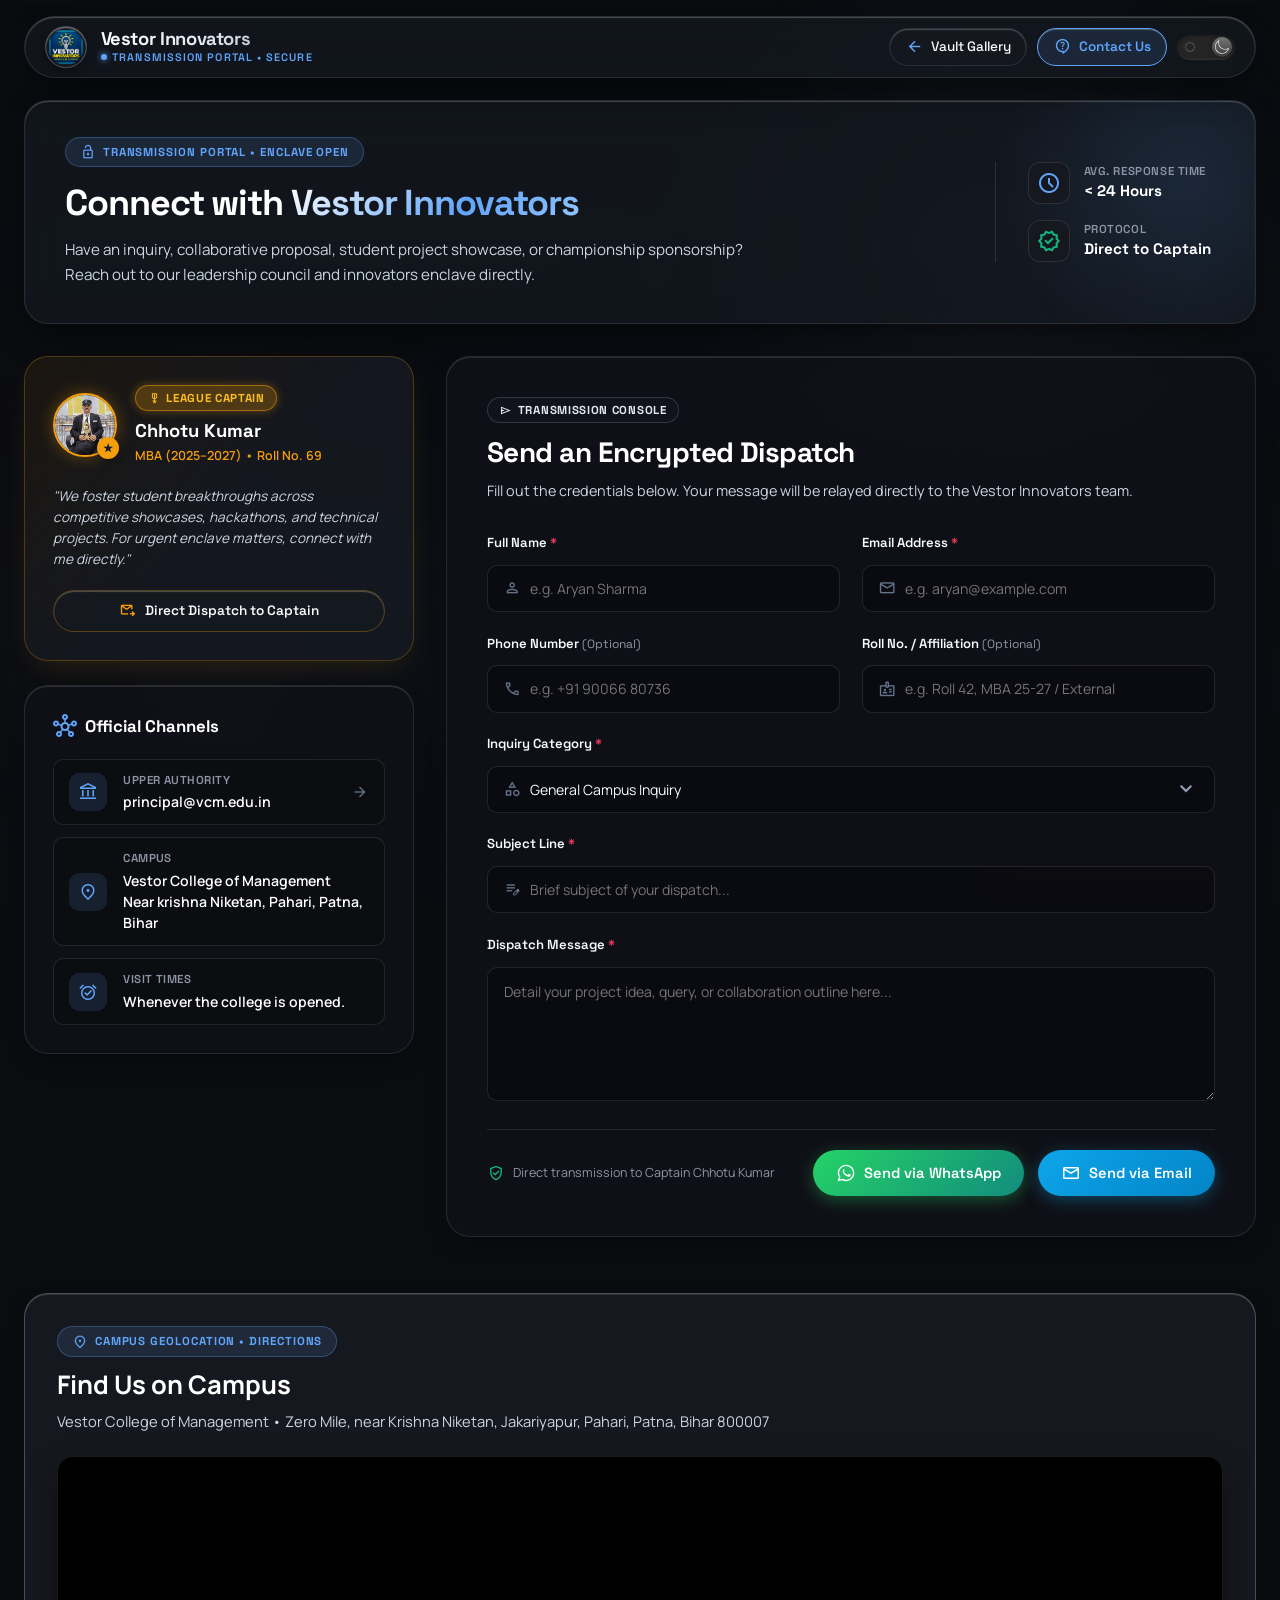
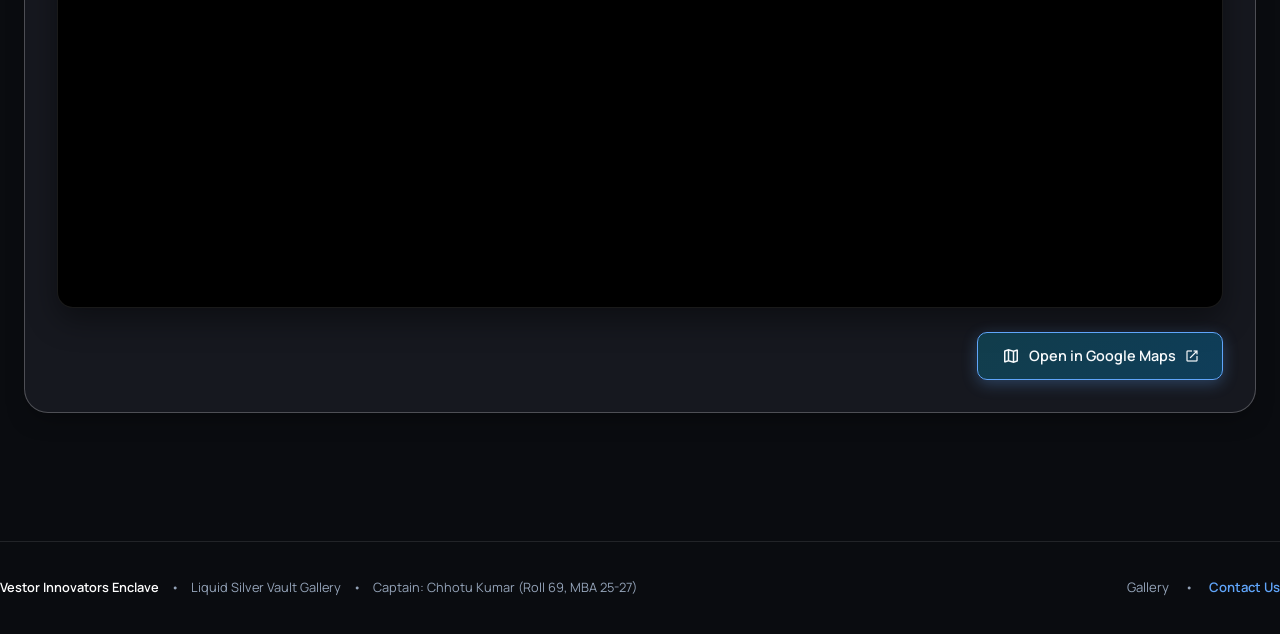
<file: contact/index.html>
<!DOCTYPE html>
<html lang="en" data-theme="dark">
<head>
  <meta charset="UTF-8">
  <meta name="viewport" content="width=device-width, initial-scale=1.0">
  <meta name="description" content="Connect with Vestor Innovators. Submit student project inquiries, trophy credentials, collaboration proposals, or contact league leadership.">
  <title>Contact Us — Vestor Innovators Enclave</title>
  
  <!-- Favicon: Using logo-2 -->
  <link rel="icon" type="image/jpeg" href="../images/logo-2.jpeg">

  <!-- Typography & Google Fonts -->
  <link rel="preconnect" href="https://fonts.googleapis.com">
  <link rel="preconnect" href="https://fonts.gstatic.com" crossorigin>
  <link href="https://fonts.googleapis.com/css2?family=Manrope:wght@400;500;600;700&family=Space+Grotesk:wght@400;500;600;700&display=swap" rel="stylesheet">
  
  <!-- Material Symbols Outlined Icons -->
  <link rel="stylesheet" href="https://fonts.googleapis.com/css2?family=Material+Symbols+Outlined:opsz,wght,FILL,GRAD@20..48,100..700,0..1,-50..200">

  <!-- Core Design System -->
  <link rel="stylesheet" href="../style.css">
  <!-- Contact Specific Layout Styles -->
  <link rel="stylesheet" href="./contact.css">
</head>
<body>

  <!-- Ambient Obsidian & Silver Lighting -->
  <div class="ambient-background" aria-hidden="true">
    <div class="ambient-spot-top-right"></div>
    <div class="ambient-spot-mid-left"></div>
    <div class="ambient-spot-bottom-right"></div>
    <div class="ambient-vignette"></div>
  </div>

  <!-- Fixed Top Glassmorphic Navigation Header -->
  <header class="site-header glass-panel">
    <!-- League Brand Identity -->
    <a href="../" class="brand-group" style="text-decoration: none;" title="Return to Vestor Innovators Vault">
      <div class="brand-logo-wrapper">
        <img src="../images/logo.png" alt="Vestor Innovators Logo">
      </div>
      <div class="brand-text">
        <span class="brand-title">Vestor Innovators</span>
        <span class="brand-subtitle">
          <span class="status-dot"></span>
          Transmission Portal • Secure
        </span>
      </div>
    </a>

    <!-- Navigation Actions -->
    <div class="header-actions">
      <!-- Back to Vault Gallery Button -->
      <a href="../" class="btn-glass" title="Return to Liquid Silver Vault Gallery">
        <span class="material-symbols-outlined" style="font-size: 19px; color: var(--accent-cyan);">arrow_back</span>
        <span class="btn-label">Vault Gallery</span>
      </a>

      <!-- Contact Us Active State -->
      <span class="btn-nav-contact active" title="Currently on Contact Us Page">
        <span class="material-symbols-outlined" style="font-size: 19px; color: var(--accent-cyan);">contact_support</span>
        <span class="btn-label">Contact Us</span>
      </span>

      <!-- Animated SVG Dark / Light Mode Toggle Switch -->
      <div class="theme-switch-container" title="Switch Theme (Dark / Light)">
        <input type="checkbox" id="darkmode-toggle" checked aria-label="Toggle dark and light mode" />
        <label for="darkmode-toggle">
          <svg version="1.1" class="sun" xmlns="http://www.w3.org/2000/svg" xmlns:xlink="http://www.w3.org/1999/xlink" x="0px" y="0px" viewBox="0 0 496 496" style="enable-background:new 0 0 496 496;" xml:space="preserve">
            <rect x="152.994" y="58.921" transform="matrix(0.3827 0.9239 -0.9239 0.3827 168.6176 -118.5145)" width="40.001" height="16" />
            <rect x="46.9" y="164.979" transform="matrix(0.9239 0.3827 -0.3827 0.9239 71.29 -12.4346)" width="40.001" height="16" />
            <rect x="46.947" y="315.048" transform="matrix(0.9239 -0.3827 0.3827 0.9239 -118.531 50.2116)" width="40.001" height="16" />
            <rect x="164.966" y="409.112" transform="matrix(-0.9238 -0.3828 0.3828 -0.9238 168.4872 891.7491)" width="16" height="39.999" />
            <rect x="303.031" y="421.036" transform="matrix(-0.3827 -0.9239 0.9239 -0.3827 50.2758 891.6655)" width="40.001" height="16" />
            <rect x="409.088" y="315.018" transform="matrix(-0.9239 -0.3827 0.3827 -0.9239 701.898 785.6559)" width="40.001" height="16" />
            <rect x="409.054" y="165.011" transform="matrix(-0.9239 0.3827 -0.3827 -0.9239 891.6585 168.6574)" width="40.001" height="16" />
            <rect x="315.001" y="46.895" transform="matrix(0.9238 0.3828 -0.3828 0.9238 50.212 -118.5529)" width="16" height="39.999" />
            <path d="M248,88c-88.224,0-160,71.776-160,160s71.776,160,160,160s160-71.776,160-160S336.224,88,248,88z M248,392
                c-79.4,0-144-64.6-144-144s64.6-144,144-144s144,64.6,144,144S327.4,392,248,392z" />
            <rect x="240" width="16" height="72" />
            <rect x="62.097" y="90.096" transform="matrix(0.7071 0.7071 -0.7071 0.7071 98.0963 -40.6334)" width="71.999" height="16" />
            <rect y="240" width="72" height="16" />
            <rect x="90.091" y="361.915" transform="matrix(-0.7071 -0.7071 0.7071 -0.7071 -113.9157 748.643)" width="16" height="71.999" />
            <rect x="240" y="424" width="16" height="72" />
            <rect x="361.881" y="389.915" transform="matrix(-0.7071 -0.7071 0.7071 -0.7071 397.8562 960.6281)" width="71.999" height="16" />
            <rect x="424" y="240" width="72" height="16" />
            <rect x="389.911" y="62.091" transform="matrix(0.7071 0.7071 -0.7071 0.7071 185.9067 -252.6357)" width="16" height="71.999" />
          </svg>
          <svg version="1.1" class="moon" xmlns="http://www.w3.org/2000/svg" xmlns:xlink="http://www.w3.org/1999/xlink" x="0px" y="0px" viewBox="0 0 49.739 49.739" style="enable-background:new 0 0 49.739 49.739;" xml:space="preserve">
            <path d="M25.068,48.889c-9.173,0-18.017-5.06-22.396-13.804C-3.373,23.008,1.164,8.467,13.003,1.979l2.061-1.129l-0.615,2.268
                 c-1.479,5.459-0.899,11.25,1.633,16.306c2.75,5.493,7.476,9.587,13.305,11.526c5.831,1.939,12.065,1.492,17.559-1.258v0
                 c0.25-0.125,0.492-0.258,0.734-0.391l2.061-1.13l-0.585,2.252c-1.863,6.873-6.577,12.639-12.933,15.822
                 C32.639,48.039,28.825,48.888,25.068,48.889z M12.002,4.936c-9.413,6.428-12.756,18.837-7.54,29.253
                 c5.678,11.34,19.522,15.945,30.864,10.268c5.154-2.582,9.136-7.012,11.181-12.357c-5.632,2.427-11.882,2.702-17.752,0.748
                 c-6.337-2.108-11.473-6.557-14.463-12.528C11.899,15.541,11.11,10.16,12.002,4.936z" />
          </svg>
        </label>
      </div>
    </div>
  </header>

  <!-- Main Application Body -->
  <main class="app-container contact-main-content">
    
    <!-- Hero Header Banner -->
    <section class="contact-hero glass-panel">
      <div class="contact-hero-content">
        <div class="hero-badge-pill">
          <span class="material-symbols-outlined" style="font-size: 16px; color: var(--accent-cyan);">lock_open</span>
          <span>TRANSMISSION PORTAL • ENCLAVE OPEN</span>
        </div>
        <h1 class="contact-hero-title">
          Connect with <span class="gradient-text">Vestor Innovators</span>
        </h1>
        <p class="contact-hero-desc">
          Have an inquiry, collaborative proposal, student project showcase, or championship sponsorship? Reach out to our leadership council and innovators enclave directly.
        </p>
      </div>

      <!-- Quick Metrics Ribbon -->
      <div class="contact-ribbon">
        <div class="ribbon-item">
          <span class="material-symbols-outlined ribbon-icon">schedule</span>
          <div>
            <div class="ribbon-label">Avg. Response Time</div>
            <div class="ribbon-val">&lt; 24 Hours</div>
          </div>
        </div>
        <div class="ribbon-item">
          <span class="material-symbols-outlined ribbon-icon" style="color: var(--accent-emerald);">verified</span>
          <div>
            <div class="ribbon-label">Protocol</div>
            <div class="ribbon-val">Direct to Captain</div>
          </div>
        </div>
      </div>
    </section>

    <!-- Two Column Layout: Channels (Left) & Transmission Form (Right) -->
    <div class="contact-grid">
      
      <!-- Left Column: Direct Enclave Hub & Channels -->
      <aside class="contact-info-col">
        
        <!-- Leadership Spotlight: Captain Chhotu Kumar -->
        <div class="glass-card info-card captain-card">
          <div class="captain-card-header">
            <div class="captain-avatar-wrap">
              <img src="../images/members/chhotu_kumar-69-mba-25-27.png" alt="Captain Chhotu Kumar" class="captain-avatar">
              <span class="captain-star-badge" title="Council Captain">★</span>
            </div>
            <div>
              <span class="badge-tag badge-captain" style="margin-bottom: 0.35rem; display: inline-flex;">
                <span class="material-symbols-outlined" style="font-size: 13px;">military_tech</span>
                LEAGUE CAPTAIN
              </span>
              <h3 class="captain-name">Chhotu Kumar</h3>
              <p class="captain-sub">MBA (2025–2027) • Roll No. 69</p>
            </div>
          </div>
          <p class="captain-note">
            "We foster student breakthroughs across competitive showcases, hackathons, and technical projects. For urgent enclave matters, connect with me directly."
          </p>
          <a href="mailto:dhruvraj10370@gmail.com?subject=Transmission%20to%20Captain%20Chhotu%20Kumar" class="btn-glass captain-mail-btn" id="directCaptainMailBtn" title="Direct Email to Captain Chhotu Kumar (dhruvraj10370@gmail.com)">
            <span class="material-symbols-outlined" style="font-size: 18px; color: var(--accent-gold);">outgoing_mail</span>
            <span>Direct Dispatch to Captain</span>
          </a>
        </div>

        <!-- Enclave Transmission Channels -->
        <div class="glass-card info-card">
          <h3 class="card-section-title">
            <span class="material-symbols-outlined" style="color: var(--accent-cyan);">hub</span>
            Official Channels
          </h3>

          <div class="channel-list">
            <!-- Upper Authority Email Channel -->
            <a href="mailto:principal@vcm.edu.in" class="channel-row">
              <div class="channel-icon-box">
                <span class="material-symbols-outlined">account_balance</span>
              </div>
              <div class="channel-info">
                <div class="channel-type">Upper Authority</div>
                <div class="channel-detail">principal@vcm.edu.in</div>
              </div>
              <span class="material-symbols-outlined channel-arrow">arrow_forward</span>
            </a>

            <!-- Campus -->
            <div class="channel-row static">
              <div class="channel-icon-box">
                <span class="material-symbols-outlined">location_on</span>
              </div>
              <div class="channel-info">
                <div class="channel-type">Campus</div>
                <div class="channel-detail">Vestor College of Management<br>Near krishna Niketan, Pahari, Patna, Bihar</div>
              </div>
            </div>

            <!-- Visit Times -->
            <div class="channel-row static">
              <div class="channel-icon-box">
                <span class="material-symbols-outlined">alarm_on</span>
              </div>
              <div class="channel-info">
                <div class="channel-type">Visit Times</div>
                <div class="channel-detail">Whenever the college is opened.</div>
              </div>
            </div>
          </div>
        </div>

      </aside>

      <!-- Right Column: Interactive Glass Transmission Form -->
      <section class="contact-form-col">
        <div class="glass-card form-container-card">
          <div class="form-header">
            <div class="form-title-group">
              <span class="badge-tag badge-member">
                <span class="material-symbols-outlined" style="font-size: 13px;">send</span>
                TRANSMISSION CONSOLE
              </span>
              <h2>Send an Encrypted Dispatch</h2>
              <p class="form-subtitle">Fill out the credentials below. Your message will be relayed directly to the Vestor Innovators team.</p>
            </div>
          </div>

          <!-- Submission Feedback Banner (Hidden by default) -->
          <div id="formFeedback" class="form-feedback-banner" style="display: none;"></div>

          <!-- The Contact Form -->
          <form id="contactForm" class="transmission-form" novalidate>
            <div class="form-grid">
              
              <!-- Sender Name -->
              <div class="form-group">
                <label for="senderName">
                  Full Name <span class="required-star">*</span>
                </label>
                <div class="input-with-icon">
                  <span class="material-symbols-outlined input-icon">person</span>
                  <input type="text" id="senderName" name="name" class="form-input" placeholder="e.g. Aryan Sharma" required>
                </div>
              </div>

              <!-- Sender Email -->
              <div class="form-group">
                <label for="senderEmail">
                  Email Address <span class="required-star">*</span>
                </label>
                <div class="input-with-icon">
                  <span class="material-symbols-outlined input-icon">mail</span>
                  <input type="email" id="senderEmail" name="email" class="form-input" placeholder="e.g. aryan@example.com" required>
                </div>
              </div>

              <!-- Sender Phone Number (Optional) -->
              <div class="form-group">
                <label for="senderPhone">
                  Phone Number <span class="optional-tag">(Optional)</span>
                </label>
                <div class="input-with-icon">
                  <span class="material-symbols-outlined input-icon">call</span>
                  <input type="tel" id="senderPhone" name="phone" class="form-input" placeholder="e.g. +91 90066 80736">
                </div>
              </div>

              <!-- Department / Roll Number -->
              <div class="form-group">
                <label for="senderRoll">
                  Roll No. / Affiliation <span class="optional-tag">(Optional)</span>
                </label>
                <div class="input-with-icon">
                  <span class="material-symbols-outlined input-icon">badge</span>
                  <input type="text" id="senderRoll" name="roll" class="form-input" placeholder="e.g. Roll 42, MBA 25-27 / External">
                </div>
              </div>

              <!-- Category / Subject Matter -->
              <div class="form-group span-2">
                <label for="inquiryCategory">
                  Inquiry Category <span class="required-star">*</span>
                </label>
                <div class="input-with-icon">
                  <span class="material-symbols-outlined input-icon">category</span>
                  <select id="inquiryCategory" name="category" class="form-input form-select" required>
                    <option value="collaboration">Project Collaboration & Tech Research</option>
                    <option value="membership">Innovators Membership</option>
                    <option value="trophy_submission">Trophy & Award</option>
                    <option value="sponsorship">Championship & Hackathon Sponsorship</option>
                    <option value="general" selected>General Campus Inquiry</option>
                    <option value="feedback">Feedback & Vault Suggestions</option>
                  </select>
                </div>
              </div>

              <!-- Transmission Subject -->
              <div class="form-group span-2">
                <label for="senderSubject">
                  Subject Line <span class="required-star">*</span>
                </label>
                <div class="input-with-icon">
                  <span class="material-symbols-outlined input-icon">edit_note</span>
                  <input type="text" id="senderSubject" name="subject" class="form-input" placeholder="Brief subject of your dispatch..." required>
                </div>
              </div>

              <!-- Transmission Body -->
              <div class="form-group span-2">
                <label for="senderMessage">
                  Dispatch Message <span class="required-star">*</span>
                </label>
                <textarea id="senderMessage" name="message" class="form-input form-textarea" rows="5" placeholder="Detail your project idea, query, or collaboration outline here..." required></textarea>
              </div>



            </div>

            <!-- Dual Dispatch Action Buttons: WhatsApp & Email Direct to Captain -->
            <div class="form-footer">
              <div class="security-indicator">
                <span class="material-symbols-outlined" style="color: var(--accent-emerald); font-size: 18px;">verified_user</span>
                <span>Direct transmission to Captain Chhotu Kumar</span>
              </div>
              <div class="form-footer-actions">
                <!-- WhatsApp Dispatch Button (Green) -->
                <button type="button" id="sendWhatsAppBtn" class="btn-dispatch btn-whatsapp" title="Send details to Captain WhatsApp (+91 90066 80736)">
                  <svg viewBox="0 0 24 24" width="20" height="20" fill="currentColor">
                    <path d="M12.04 2C6.58 2 2.13 6.45 2.13 11.91C2.13 13.66 2.59 15.36 3.45 16.86L2.05 22L7.3 20.62C8.75 21.41 10.38 21.83 12.04 21.83C17.5 21.83 21.95 17.38 21.95 11.92C21.95 9.27 20.92 6.78 19.05 4.91C17.18 3.04 14.69 2 12.04 2M12.05 3.67C14.25 3.67 16.31 4.53 17.87 6.09C19.42 7.65 20.28 9.72 20.28 11.92C20.28 16.46 16.58 20.15 12.04 20.15C10.56 20.15 9.11 19.76 7.85 19L7.55 18.83L4.43 19.65L5.26 16.61L5.06 16.29C4.24 15 3.8 13.47 3.8 11.91C3.81 7.37 7.5 3.67 12.05 3.67M9.53 7.34C9.33 7.34 9 7.42 8.78 7.66C8.56 7.9 7.94 8.48 7.94 9.68C7.94 10.87 8.81 12.03 8.93 12.19C9.05 12.35 10.64 14.81 13.08 15.86C13.66 16.11 14.11 16.26 14.46 16.37C15.05 16.56 15.58 16.53 16.01 16.47C16.49 16.4 17.48 15.87 17.68 15.3C17.89 14.73 17.89 14.25 17.82 14.14C17.76 14.04 17.6 13.98 17.35 13.86C17.1 13.73 15.89 13.14 15.66 13.05C15.44 12.97 15.27 12.93 15.11 13.17C14.95 13.41 14.49 13.98 14.35 14.14C14.21 14.3 14.07 14.32 13.82 14.2C13.57 14.07 12.52 13.73 11.27 12.61C10.3 11.75 9.64 10.68 9.52 10.47C9.4 10.27 9.51 10.15 9.63 10.03C9.74 9.92 9.88 9.73 10.01 9.58C10.14 9.43 10.18 9.32 10.26 9.16C10.34 9 10.3 8.86 10.24 8.74C10.18 8.62 9.72 7.5 9.53 7.34Z"/>
                  </svg>
                  <span>Send via WhatsApp</span>
                </button>

                <!-- Email Dispatch Button (Cyan/Blue) -->
                <button type="button" id="sendEmailBtn" class="btn-dispatch btn-email" title="Send details to Captain Email (dhruvraj10370@gmail.com)">
                  <span class="material-symbols-outlined" style="font-size: 20px;">mail</span>
                  <span>Send via Email</span>
                </button>
              </div>
            </div>
          </form>
        </div>
      </section>

    </div>

    <!-- Campus Geolocation & Interactive Map Section -->
    <section class="campus-map-card glass-card">
      <div class="campus-map-header">
        <div class="hero-badge-pill" style="margin-bottom: 0.6rem;">
          <span class="material-symbols-outlined" style="font-size: 16px; color: var(--accent-cyan);">location_on</span>
          <span>CAMPUS GEOLOCATION &bull; DIRECTIONS</span>
        </div>
        <h2 class="campus-map-title">Find Us on Campus</h2>
        <p class="campus-map-subtitle">
          Vestor College of Management &bull; Zero Mile, near Krishna Niketan, Jakariyapur, Pahari, Patna, Bihar 800007
        </p>
      </div>

      <div class="campus-map-frame-box">
        <iframe src="https://www.google.com/maps/embed?pb=!1m18!1m12!1m3!1d3598.5991062525222!2d85.17877537666165!3d25.58500111588167!2m3!1f0!2f0!3f0!3m2!1i1024!2i768!4f13.1!3m3!1m2!1s0x39ed599d0d0cbe2f%3A0x3ab8a73d2a0c91b6!2sVestor%20College%20of%20Management%20-%20Top%20BCA%20College%20In%20Patna%20%7C%20Best%20BBA%20College%20In%20Patna!5e0!3m2!1sen!2sin!4v1790181043534!5m2!1sen!2sin" width="100%" height="450" style="border:0;" allowfullscreen="" loading="lazy" referrerpolicy="strict-origin-when-cross-origin"></iframe>
      </div>

      <div class="campus-map-footer">
        <a href="https://maps.app.goo.gl/KGqycWx93PZPrJbK9" target="_blank" rel="noopener noreferrer" class="btn-map-action" title="Open Vestor College of Management in Google Maps">
          <span class="material-symbols-outlined" style="font-size: 20px;">map</span>
          <span>Open in Google Maps</span>
          <span class="material-symbols-outlined" style="font-size: 16px;">open_in_new</span>
        </a>
      </div>
    </section>

  </main>

  <!-- Site Footer -->
  <footer class="site-footer app-container">
    <div class="footer-content">
      <div class="footer-credits">
        <span class="team-badge">Vestor Innovators Enclave</span>
        <span>•</span>
        <span>Liquid Silver Vault Gallery</span>
        <span>•</span>
        <span>Captain: Chhotu Kumar (Roll 69, MBA 25-27)</span>
      </div>
      <div style="display: flex; gap: 1rem; align-items: center;">
        <a href="../" style="color: var(--chrome-muted); text-decoration: none; font-size: 0.82rem;">Gallery</a>
        <span>•</span>
        <a href="./" style="color: var(--accent-cyan); text-decoration: none; font-size: 0.82rem; font-weight: 600;">Contact Us</a>
      </div>
    </div>
  </footer>

  <!-- Toast Container -->
  <div id="toastContainer" class="toast-container" aria-live="polite"></div>

  <!-- Contact Script -->
  <script src="./contact.js"></script>
</body>
</html>
</file>
<file: style.css>
/* ==========================================================================
   VESTOR INNOVATORS - LIQUID SILVER VAULT GALLERY
   Pure Vanilla CSS Design System (Zero Frameworks)
   High-Performance, Hardware-Accelerated, Silk-Smooth UI
   ========================================================================== */

/* --------------------------------------------------------------------------
   1. CSS Custom Properties / Design Tokens
   -------------------------------------------------------------------------- */
:root {
  /* Dark Theme (Default - Deep Obsidian & Liquid Silver) */
  --bg-primary: #0a0c10;
  --bg-surface: #111318;
  --bg-surface-elevated: #16181f;
  --bg-surface-glass: rgba(22, 25, 33, 0.72);
  --bg-surface-glass-hover: rgba(30, 34, 46, 0.85);
  --bg-surface-card: rgba(16, 18, 24, 0.88);
  --bg-dock: rgba(16, 20, 28, 0.88);
  --bg-modal-overlay: rgba(5, 7, 10, 0.85);
  --bg-modal: rgba(16, 18, 25, 0.96);

  /* Primary Chrome & Accents */
  --chrome-primary: #ffffff;
  --chrome-secondary: #e2e8f0;
  --chrome-muted: #94a3b8;
  --chrome-dark: #64748b;
  --chrome-border: rgba(255, 255, 255, 0.1);
  --chrome-border-highlight: rgba(255, 255, 255, 0.24);
  --chrome-glow: rgba(226, 232, 240, 0.18);

  /* Cryptographic Cyan & Accent Tints */
  --accent-cyan: #60a5fa;
  --accent-cyan-glow: rgba(96, 165, 250, 0.3);
  --accent-cyan-soft: rgba(96, 165, 250, 0.12);
  --accent-gold: #f59e0b;
  --accent-gold-glow: rgba(245, 158, 11, 0.35);
  --accent-gold-soft: rgba(245, 158, 11, 0.15);
  --accent-rose: #f43f5e;
  --accent-rose-soft: rgba(244, 63, 94, 0.15);
  --accent-emerald: #10b981;
  --accent-emerald-soft: rgba(16, 185, 129, 0.15);

  /* Text Colors */
  --text-primary: #f8fafc;
  --text-secondary: #cbd5e1;
  --text-muted: #8e95a5;
  --text-inverse: #0a0c10;

  /* Glassmorphism Specs (Optimized for 60fps) */
  --glass-blur: 16px;
  --glass-border: 1px solid rgba(255, 255, 255, 0.1);
  --glass-shadow: 0 16px 36px -12px rgba(0, 0, 0, 0.7);
  --glass-specular: inset 0 1px 1px 0 rgba(255, 255, 255, 0.25);

  /* Radii */
  --radius-xs: 6px;
  --radius-sm: 10px;
  --radius-md: 16px;
  --radius-lg: 24px;
  --radius-pill: 9999px;

  /* Typography */
  --font-display: 'Space Grotesk', -apple-system, BlinkMacSystemFont, sans-serif;
  --font-body: 'Manrope', -apple-system, BlinkMacSystemFont, sans-serif;
  
  /* Snappy Transitions */
  --transition-fast: 0.15s ease-out;
  --transition-smooth: 0.25s cubic-bezier(0.16, 1, 0.3, 1);
}

/* Light Theme (Crisp Liquid Platinum & Silver Glass) */
[data-theme="light"] {
  --bg-primary: #f1f4f8;
  --bg-surface: #ffffff;
  --bg-surface-elevated: #e2e8f0;
  --bg-surface-glass: rgba(255, 255, 255, 0.85);
  --bg-surface-glass-hover: rgba(255, 255, 255, 0.98);
  --bg-surface-card: rgba(255, 255, 255, 0.92);
  --bg-dock: rgba(245, 247, 250, 0.94);
  --bg-modal-overlay: rgba(15, 23, 42, 0.5);
  --bg-modal: rgba(255, 255, 255, 0.98);

  --chrome-primary: #0f172a;
  --chrome-secondary: #1e293b;
  --chrome-muted: #64748b;
  --chrome-dark: #94a3b8;
  --chrome-border: rgba(15, 23, 42, 0.1);
  --chrome-border-highlight: rgba(15, 23, 42, 0.22);
  --chrome-glow: rgba(15, 23, 42, 0.06);

  --accent-cyan: #0284c7;
  --accent-cyan-glow: rgba(2, 132, 199, 0.2);
  --accent-cyan-soft: rgba(2, 132, 199, 0.1);

  --text-primary: #0f172a;
  --text-secondary: #334155;
  --text-muted: #64748b;
  --text-inverse: #ffffff;

  --glass-border: 1px solid rgba(15, 23, 42, 0.08);
  --glass-shadow: 0 14px 30px -10px rgba(15, 23, 42, 0.1);
  --glass-specular: inset 0 1px 1px 0 rgba(255, 255, 255, 0.9);
}

/* --------------------------------------------------------------------------
   2. Reset & Base Styles
   -------------------------------------------------------------------------- */
*, *::before, *::after {
  box-sizing: border-box;
  margin: 0;
  padding: 0;
}

html {
  font-size: 16px;
  scroll-behavior: smooth;
  -webkit-text-size-adjust: 100%;
}

body {
  font-family: var(--font-body);
  background-color: var(--bg-primary);
  color: var(--text-primary);
  min-height: 100vh;
  line-height: 1.5;
  overflow-x: hidden;
  position: relative;
  -webkit-font-smoothing: antialiased;
  -moz-osx-font-smoothing: grayscale;
}

img {
  max-width: 100%;
  height: auto;
  display: block;
}

button, input, select, textarea {
  font: inherit;
  color: inherit;
  border: none;
  background: none;
  outline: none;
}

button {
  cursor: pointer;
  user-select: none;
}

a {
  color: inherit;
  text-decoration: none;
}

/* Custom Scrollbar */
::-webkit-scrollbar {
  width: 7px;
  height: 7px;
}
::-webkit-scrollbar-track {
  background: var(--bg-primary);
}
::-webkit-scrollbar-thumb {
  background: var(--chrome-dark);
  border-radius: var(--radius-pill);
}
::-webkit-scrollbar-thumb:hover {
  background: var(--chrome-muted);
}

/* --------------------------------------------------------------------------
   3. Dark Obsidian Background with Soft Light Silver & Cyan Spotting
   (Matches Stitch screen.png Vault Design - Clean, Dark, Non-Distracting)
   -------------------------------------------------------------------------- */
.ambient-background {
  position: fixed;
  inset: 0;
  pointer-events: none;
  z-index: 0;
  overflow: hidden;
  background-color: var(--bg-primary);
}

/* Fixed Hardware-Accelerated Ambient Light Spots */
.ambient-spot-top-right {
  position: absolute;
  top: -10%;
  right: -5%;
  width: 700px;
  height: 700px;
  border-radius: 50%;
  background: radial-gradient(circle, rgba(164, 201, 255, 0.065) 0%, rgba(17, 19, 24, 0) 70%);
  transform: translateZ(0);
}

.ambient-spot-mid-left {
  position: absolute;
  top: 32%;
  left: -8%;
  width: 650px;
  height: 650px;
  border-radius: 50%;
  background: radial-gradient(circle, rgba(226, 232, 240, 0.045) 0%, rgba(17, 19, 24, 0) 68%);
  transform: translateZ(0);
}

.ambient-spot-bottom-right {
  position: absolute;
  bottom: -15%;
  right: 18%;
  width: 800px;
  height: 800px;
  border-radius: 50%;
  background: radial-gradient(circle, rgba(2, 103, 184, 0.055) 0%, rgba(17, 19, 24, 0) 72%);
  transform: translateZ(0);
}

.ambient-vignette {
  position: absolute;
  inset: 0;
  background: linear-gradient(to bottom, transparent 0%, rgba(12, 14, 18, 0.4) 100%);
}

[data-theme="light"] .ambient-spot-top-right {
  background: radial-gradient(circle, rgba(2, 132, 199, 0.08) 0%, transparent 65%);
}
[data-theme="light"] .ambient-spot-mid-left {
  background: radial-gradient(circle, rgba(148, 163, 184, 0.1) 0%, transparent 65%);
}
[data-theme="light"] .ambient-spot-bottom-right {
  background: radial-gradient(circle, rgba(96, 165, 250, 0.08) 0%, transparent 65%);
}
[data-theme="light"] .ambient-vignette {
  background: linear-gradient(to bottom, transparent 0%, rgba(226, 232, 240, 0.4) 100%);
}

/* --------------------------------------------------------------------------
   4. Glassmorphism Utilities
   -------------------------------------------------------------------------- */
.glass-panel {
  background: var(--bg-surface-glass);
  backdrop-filter: blur(var(--glass-blur)) saturate(160%);
  -webkit-backdrop-filter: blur(var(--glass-blur)) saturate(160%);
  border: var(--glass-border);
  box-shadow: var(--glass-specular), var(--glass-shadow);
}

.glass-card {
  background: var(--bg-surface-card);
  backdrop-filter: blur(12px);
  -webkit-backdrop-filter: blur(12px);
  border: 1px solid var(--chrome-border);
  box-shadow: inset 0 1px 0 rgba(255, 255, 255, 0.12), 0 10px 24px -10px rgba(0, 0, 0, 0.5);
}

.glass-card:hover {
  background: var(--bg-surface-glass-hover);
  border-color: var(--chrome-border-highlight);
  box-shadow: inset 0 1px 1px rgba(255, 255, 255, 0.3), 0 16px 36px -10px rgba(0, 0, 0, 0.65), 0 0 16px var(--chrome-glow);
}

/* Liquid Chrome Button */
.btn-chrome {
  background: linear-gradient(135deg, #ffffff 0%, #cbd5e1 50%, #94a3b8 100%);
  color: #0f172a;
  font-family: var(--font-display);
  font-weight: 600;
  font-size: 0.85rem;
  letter-spacing: 0.03em;
  padding: 0.55rem 1.2rem;
  border-radius: var(--radius-pill);
  display: inline-flex;
  align-items: center;
  gap: 0.5rem;
  box-shadow: inset 0 1px 1px rgba(255, 255, 255, 0.9), 0 4px 12px rgba(0, 0, 0, 0.3);
  transition: transform var(--transition-fast), filter var(--transition-fast);
}

.btn-chrome:hover {
  transform: translateY(-1px);
  filter: brightness(1.05);
  box-shadow: inset 0 1px 1px #fff, 0 6px 18px rgba(226, 232, 240, 0.4);
}

.btn-chrome:active {
  transform: translateY(1px) scale(0.98);
}

/* Glass Outline Button */
.btn-glass {
  background: var(--bg-surface-glass);
  backdrop-filter: blur(10px);
  -webkit-backdrop-filter: blur(10px);
  color: var(--text-primary);
  border: 1px solid var(--chrome-border);
  font-family: var(--font-display);
  font-size: 0.85rem;
  font-weight: 500;
  padding: 0.5rem 0.95rem;
  border-radius: var(--radius-pill);
  display: inline-flex;
  align-items: center;
  gap: 0.45rem;
  box-shadow: var(--glass-specular);
  transition: background var(--transition-fast), border-color var(--transition-fast), color var(--transition-fast);
}

.btn-glass:hover {
  background: var(--bg-surface-glass-hover);
  border-color: var(--chrome-border-highlight);
  color: var(--chrome-primary);
}

.btn-glass:active {
  transform: translateY(1px) scale(0.98);
}

.btn-icon {
  width: 38px;
  height: 38px;
  border-radius: var(--radius-pill);
  display: inline-flex;
  align-items: center;
  justify-content: center;
  padding: 0;
}

/* Contact Navigation Button */
.btn-nav-contact {
  text-decoration: none;
  display: inline-flex;
  align-items: center;
  gap: 0.45rem;
  padding: 0.48rem 0.95rem;
  font-family: var(--font-display);
  font-size: 0.85rem;
  font-weight: 600;
  border-radius: var(--radius-pill);
  color: var(--text-primary);
  background: var(--bg-surface-glass);
  border: 1px solid var(--chrome-border);
  box-shadow: var(--glass-specular);
  transition: all var(--transition-fast);
}

.btn-nav-contact:hover {
  background: var(--bg-surface-glass-hover);
  border-color: var(--accent-cyan);
  box-shadow: 0 0 14px var(--accent-cyan-glow);
  color: var(--chrome-primary);
  transform: translateY(-1px);
}

.btn-nav-contact:active {
  transform: translateY(1px) scale(0.98);
}

.btn-nav-contact.active {
  border-color: var(--accent-cyan);
  background: var(--accent-cyan-soft);
  color: var(--accent-cyan);
}

/* --------------------------------------------------------------------------
   5. Layout & Navigation Header
   -------------------------------------------------------------------------- */
.app-container {
  position: relative;
  z-index: 1;
  max-width: 1560px;
  margin: 0 auto;
  padding: 0 1.5rem;
}

/* Fixed Glass Navigation Header */
.site-header {
  position: fixed;
  top: 1rem;
  left: 1.5rem;
  right: 1.5rem;
  max-width: 1560px;
  margin: 0 auto;
  z-index: 50;
  border-radius: var(--radius-pill);
  padding: 0.55rem 1.25rem;
  display: flex;
  align-items: center;
  justify-content: space-between;
  gap: 1rem;
}

/* Brand Identity */
.brand-group {
  display: flex;
  align-items: center;
  gap: 0.85rem;
}

.brand-logo-wrapper {
  width: 42px;
  height: 42px;
  border-radius: 50%;
  overflow: hidden;
  background: var(--bg-surface-elevated);
  border: 1px solid var(--chrome-border-highlight);
  box-shadow: inset 0 1px 1px rgba(255, 255, 255, 0.4), 0 4px 10px rgba(0, 0, 0, 0.3);
  display: flex;
  align-items: center;
  justify-content: center;
  padding: 2px;
  flex-shrink: 0;
}

.brand-logo-wrapper img {
  width: 100%;
  height: 100%;
  object-fit: cover;
  border-radius: 50%;
}

.brand-text {
  display: flex;
  flex-direction: column;
}

.brand-title {
  font-family: var(--font-display);
  font-size: 1.15rem;
  font-weight: 700;
  letter-spacing: -0.02em;
  line-height: 1.1;
  background: linear-gradient(135deg, var(--chrome-primary) 0%, var(--chrome-secondary) 50%, var(--chrome-muted) 100%);
  -webkit-background-clip: text;
  -webkit-text-fill-color: transparent;
}

.brand-subtitle {
  font-family: var(--font-display);
  font-size: 0.68rem;
  font-weight: 600;
  letter-spacing: 0.1em;
  text-transform: uppercase;
  color: var(--accent-cyan);
  display: flex;
  align-items: center;
  gap: 0.35rem;
}

.status-dot {
  width: 6px;
  height: 6px;
  border-radius: 50%;
  background-color: var(--accent-cyan);
  box-shadow: 0 0 6px var(--accent-cyan);
}

/* Search Bar */
.search-container {
  position: relative;
  flex: 1;
  max-width: 380px;
}

.search-icon {
  position: absolute;
  left: 1rem;
  top: 50%;
  transform: translateY(-50%);
  color: var(--chrome-dark);
  font-size: 1.1rem;
  pointer-events: none;
}

.search-input {
  width: 100%;
  padding: 0.5rem 1rem 0.5rem 2.4rem;
  border-radius: var(--radius-pill);
  background: rgba(0, 0, 0, 0.25);
  border: 1px solid var(--chrome-border);
  color: var(--text-primary);
  font-size: 0.85rem;
  font-family: var(--font-body);
  transition: border-color var(--transition-fast);
}

[data-theme="light"] .search-input {
  background: rgba(255, 255, 255, 0.7);
}

.search-input:focus {
  border-color: var(--accent-cyan);
  box-shadow: 0 0 12px var(--accent-cyan-glow);
}

/* Mobile Search Drawer */
.mobile-search-btn {
  display: none;
}

.mobile-search-drawer {
  display: none;
  position: fixed;
  top: 4.25rem;
  left: 0.75rem;
  right: 0.75rem;
  z-index: 150;
  animation: slideDownFade 0.2s ease-out;
}

.mobile-search-drawer.active {
  display: block;
}

.mobile-search-inner {
  display: flex;
  align-items: center;
  gap: 0.6rem;
  padding: 0.6rem 0.9rem;
  border-radius: var(--radius-pill);
  background: rgba(17, 19, 24, 0.96);
  backdrop-filter: blur(16px);
  -webkit-backdrop-filter: blur(16px);
  border: 1px solid var(--accent-cyan);
  box-shadow: 0 10px 30px rgba(0, 0, 0, 0.6), 0 0 16px var(--accent-cyan-glow);
}

[data-theme="light"] .mobile-search-inner {
  background: rgba(255, 255, 255, 0.96);
  border-color: var(--accent-cyan);
  box-shadow: 0 8px 24px rgba(14, 165, 233, 0.2);
}

.mobile-search-icon {
  color: var(--accent-cyan);
  font-size: 1.25rem;
  flex-shrink: 0;
}

.mobile-search-input {
  flex: 1;
  background: transparent;
  border: none;
  outline: none;
  color: var(--chrome-primary);
  font-family: var(--font-body);
  font-size: 0.9rem;
}

.mobile-search-close-btn {
  background: transparent;
  border: none;
  color: var(--chrome-muted);
  cursor: pointer;
  display: flex;
  align-items: center;
  justify-content: center;
  padding: 0.25rem;
  border-radius: 50%;
  transition: color var(--transition-fast);
}

.mobile-search-close-btn:hover {
  color: #fb7185;
}

.header-actions {
  display: flex;
  align-items: center;
  gap: 0.6rem;
}

/* ==========================================================================
   Animated SVG Dark / Light Mode Toggle Switch
   ========================================================================== */
.theme-switch-container {
  position: relative;
  display: inline-flex;
  align-items: center;
  justify-content: center;
  width: 58px;
  height: 26px;
  flex-shrink: 0;
  user-select: none;
}

.theme-switch-container input#darkmode-toggle {
  width: 0;
  height: 0;
  visibility: hidden;
  position: absolute;
  pointer-events: none;
}

.theme-switch-container label[for="darkmode-toggle"] {
  width: 58px;
  height: 26px;
  position: relative;
  display: block;
  background: #ebebeb;
  border-radius: 26px;
  box-shadow: inset 0px 1px 3px rgba(0, 0, 0, 0.4),
              inset 0px -1px 3px rgba(255, 255, 255, 0.4);
  cursor: pointer;
  transition: background 0.18s ease-out;
  box-sizing: border-box;
}

.theme-switch-container label[for="darkmode-toggle"]:after {
  content: "";
  width: 20px;
  height: 20px;
  position: absolute;
  top: 3px;
  left: 3px;
  background: linear-gradient(180deg, #ffcc89, #d8860b);
  border-radius: 20px;
  box-shadow: 0px 1px 4px rgba(0, 0, 0, 0.25);
  transform: translateX(0);
  transition: transform 0.2s cubic-bezier(0.16, 1, 0.3, 1), background 0.2s ease-out;
  will-change: transform;
}

.theme-switch-container label[for="darkmode-toggle"] svg,
.theme-switch-container label[for="darkmode-toggle"] svg * {
  position: absolute;
  width: 14px;
  height: 14px;
  top: 6px;
  z-index: 10;
  pointer-events: none;
  transition: fill 0.18s ease-out;
}

.theme-switch-container label[for="darkmode-toggle"] svg.sun {
  left: 6px;
  fill: #fff;
}

.theme-switch-container label[for="darkmode-toggle"] svg.moon {
  right: 6px;
  fill: #7e7e7e;
}

/* Checked State (Dark Mode Active) */
.theme-switch-container input#darkmode-toggle:checked + label[for="darkmode-toggle"] {
  background: #242424;
  box-shadow: inset 0px 1px 3px rgba(0, 0, 0, 0.6),
              inset 0px -1px 2px rgba(255, 255, 255, 0.1);
}

.theme-switch-container input#darkmode-toggle:checked + label[for="darkmode-toggle"]:after {
  transform: translateX(32px);
  background: linear-gradient(180deg, #777, #3a3a3a);
}

.theme-switch-container input#darkmode-toggle:checked + label[for="darkmode-toggle"] svg.sun {
  fill: #7e7e7e;
}

.theme-switch-container input#darkmode-toggle:checked + label[for="darkmode-toggle"] svg.moon {
  fill: #fff;
}

/* Camera Option & Stream Viewfinder Styles */
.upload-action-buttons {
  display: flex;
  align-items: center;
  gap: 0.75rem;
  margin-bottom: 0.75rem;
}

.upload-action-buttons .btn-chrome,
.upload-action-buttons .btn-glass {
  flex: 1;
  justify-content: center;
  padding: 0.6rem 1rem;
  font-size: 0.85rem;
}

.camera-stream-box {
  position: relative;
  width: 100%;
  border-radius: var(--radius-md);
  overflow: hidden;
  background: #000;
  border: 1px solid var(--chrome-border-highlight);
  margin-bottom: 1rem;
}

.camera-stream-box video {
  width: 100%;
  max-height: 280px;
  object-fit: cover;
  display: block;
}

.camera-controls-bar {
  position: absolute;
  bottom: 0.75rem;
  left: 0;
  right: 0;
  display: flex;
  align-items: center;
  justify-content: center;
  gap: 0.85rem;
  z-index: 10;
  padding: 0 0.5rem;
}

.capture-snap-btn {
  background: linear-gradient(135deg, #10b981 0%, #059669 100%);
  color: #fff;
  border-radius: var(--radius-pill);
  padding: 0.55rem 1.3rem;
  font-weight: 700;
  display: inline-flex;
  align-items: center;
  gap: 0.45rem;
  box-shadow: 0 4px 15px rgba(16, 185, 129, 0.4);
  border: none;
  cursor: pointer;
}

.capture-snap-btn:hover {
  filter: brightness(1.1);
  transform: translateY(-1px);
}


/* --------------------------------------------------------------------------
   6. Main Content Area & Hero
   -------------------------------------------------------------------------- */
.main-content {
  padding-top: 6.25rem;
  padding-bottom: 7rem;
}

/* Hero Status Banner */
.hero-banner {
  margin-bottom: 1.75rem;
  padding: 1.4rem 1.8rem;
  border-radius: var(--radius-lg);
  display: flex;
  align-items: center;
  justify-content: space-between;
  flex-wrap: wrap;
  gap: 1.25rem;
  position: relative;
  overflow: hidden;
}

.hero-banner::before {
  content: '';
  position: absolute;
  top: 0;
  left: 0;
  width: 100%;
  height: 2px;
  background: linear-gradient(90deg, transparent, var(--chrome-secondary), var(--accent-cyan), transparent);
}

.hero-info {
  display: flex;
  align-items: center;
  gap: 1.1rem;
}

.emblem-badge {
  width: 50px;
  height: 50px;
  border-radius: var(--radius-md);
  background: linear-gradient(135deg, rgba(255, 255, 255, 0.08), rgba(255, 255, 255, 0.02));
  border: 1px solid var(--chrome-border-highlight);
  box-shadow: var(--glass-specular), 0 6px 16px rgba(0, 0, 0, 0.35);
  display: flex;
  align-items: center;
  justify-content: center;
  color: var(--accent-cyan);
  font-size: 1.6rem;
  flex-shrink: 0;
}

.hero-title-group h1 {
  font-family: var(--font-display);
  font-size: 1.55rem;
  font-weight: 700;
  letter-spacing: -0.02em;
  color: var(--text-primary);
  display: flex;
  align-items: center;
  gap: 0.6rem;
  flex-wrap: wrap;
}

.badge-tag {
  display: inline-flex;
  align-items: center;
  gap: 0.35rem;
  font-family: var(--font-display);
  font-size: 0.72rem;
  font-weight: 700;
  letter-spacing: 0.06em;
  text-transform: uppercase;
  padding: 0.22rem 0.7rem;
  border-radius: var(--radius-pill);
}

.badge-captain {
  background: var(--accent-gold-soft);
  color: var(--accent-gold);
  border: 1px solid rgba(245, 158, 11, 0.4);
  box-shadow: 0 0 10px var(--accent-gold-glow);
}

.badge-hd {
  background: linear-gradient(135deg, rgba(96, 165, 250, 0.25), rgba(2, 103, 184, 0.4));
  color: #ffffff;
  border: 1px solid rgba(164, 201, 255, 0.6);
  box-shadow: 0 0 8px var(--accent-cyan-glow);
  font-weight: 700;
}

.badge-locked {
  background: rgba(244, 63, 94, 0.18);
  color: #fb7185;
  border: 1px solid rgba(244, 63, 94, 0.4);
}

.hero-desc {
  font-size: 0.85rem;
  color: var(--chrome-muted);
  margin-top: 0.25rem;
}

/* Quick Metrics Counters */
.hero-metrics {
  display: flex;
  align-items: center;
  gap: 1.5rem;
  flex-wrap: wrap;
}

.metric-item {
  display: flex;
  flex-direction: column;
}

.metric-value {
  font-family: var(--font-display);
  font-size: 1.4rem;
  font-weight: 700;
  color: var(--chrome-primary);
  line-height: 1.1;
}

.metric-label {
  font-size: 0.7rem;
  font-weight: 600;
  color: var(--chrome-muted);
  text-transform: uppercase;
  letter-spacing: 0.05em;
}

/* --------------------------------------------------------------------------
   7. Filter Reel & Toolbar Controls
   -------------------------------------------------------------------------- */
.gallery-controls-bar {
  display: flex;
  align-items: center;
  justify-content: space-between;
  gap: 1rem;
  margin-bottom: 1.5rem;
  flex-wrap: wrap;
}

/* Horizontal Filter Reel */
.filter-reel {
  display: flex;
  align-items: center;
  gap: 0.5rem;
  overflow-x: auto;
  padding-bottom: 0.25rem;
  scrollbar-width: none;
}
.filter-reel::-webkit-scrollbar {
  display: none;
}

.filter-btn {
  padding: 0.45rem 1.05rem;
  border-radius: var(--radius-pill);
  font-family: var(--font-display);
  font-size: 0.82rem;
  font-weight: 600;
  color: var(--text-secondary);
  background: var(--bg-surface-glass);
  border: 1px solid var(--chrome-border);
  white-space: nowrap;
  display: inline-flex;
  align-items: center;
  gap: 0.45rem;
  transition: background var(--transition-fast), color var(--transition-fast), border-color var(--transition-fast);
}

.filter-btn:hover {
  background: var(--bg-surface-glass-hover);
  color: var(--chrome-primary);
  border-color: var(--chrome-border-highlight);
}

.filter-btn.active {
  background: var(--chrome-primary);
  color: var(--text-inverse);
  border-color: var(--chrome-primary);
  box-shadow: 0 4px 12px rgba(255, 255, 255, 0.3);
}

[data-theme="light"] .filter-btn.active {
  background: var(--chrome-primary);
  color: #ffffff;
  box-shadow: 0 4px 12px rgba(15, 23, 42, 0.2);
}

/* Locked Vault Tab Special Glow */
.filter-btn.locked-tab {
  border-color: rgba(244, 63, 94, 0.3);
}
.filter-btn.locked-tab.active {
  background: #f43f5e;
  color: #ffffff;
  border-color: #f43f5e;
  box-shadow: 0 4px 14px rgba(244, 63, 94, 0.35);
}

.filter-count {
  font-size: 0.72rem;
  padding: 0.1rem 0.45rem;
  border-radius: var(--radius-pill);
  background: rgba(0, 0, 0, 0.2);
  color: inherit;
}
.filter-btn.active .filter-count {
  background: rgba(0, 0, 0, 0.15);
}

/* Sort & View Options */
.view-options {
  display: flex;
  align-items: center;
  gap: 0.75rem;
}

.sort-select-wrapper {
  position: relative;
  display: flex;
  align-items: center;
}

.sort-select {
  appearance: none;
  background: var(--bg-surface-glass);
  border: 1px solid var(--chrome-border);
  color: var(--text-secondary);
  font-family: var(--font-display);
  font-size: 0.8rem;
  font-weight: 600;
  padding: 0.45rem 1.9rem 0.45rem 0.9rem;
  border-radius: var(--radius-pill);
  cursor: pointer;
  transition: border-color var(--transition-fast);
}

.sort-select:hover, .sort-select:focus {
  border-color: var(--chrome-border-highlight);
  color: var(--chrome-primary);
}

.sort-select-wrapper .material-symbols-outlined {
  position: absolute;
  right: 0.6rem;
  font-size: 1rem;
  pointer-events: none;
  color: var(--chrome-dark);
}

/* View Density Switcher */
.view-switcher {
  display: flex;
  align-items: center;
  background: var(--bg-surface-glass);
  border: 1px solid var(--chrome-border);
  border-radius: var(--radius-pill);
  padding: 2px;
}

.view-btn {
  width: 32px;
  height: 32px;
  border-radius: var(--radius-pill);
  display: flex;
  align-items: center;
  justify-content: center;
  color: var(--chrome-dark);
  font-size: 1.1rem;
  transition: color var(--transition-fast);
}

.view-btn:hover {
  color: var(--chrome-primary);
}

.view-btn.active {
  background: var(--bg-surface-elevated);
  color: var(--accent-cyan);
  box-shadow: var(--glass-specular);
}

/* --------------------------------------------------------------------------
   8. Gallery Image Dynamic Grid
   -------------------------------------------------------------------------- */
.gallery-grid {
  display: grid;
  grid-template-columns: repeat(auto-fill, minmax(280px, 1fr));
  gap: 1.25rem;
}

/* Bento Dynamic Grid Mode */
.gallery-grid.view-bento {
  grid-template-columns: repeat(auto-fill, minmax(250px, 1fr));
  grid-auto-flow: dense;
  gap: 1.25rem;
}

.gallery-grid.view-bento .gallery-card.aspect-wide {
  grid-column: span 2;
}

/* Compact High-Density Grid Mode */
.gallery-grid.view-compact {
  grid-template-columns: repeat(auto-fill, minmax(170px, 1fr));
  gap: 0.75rem;
}

/* Google Photos Smart Justified Stream Mode (Zero Empty Spaces) */
.gallery-grid.view-smart {
  display: flex;
  flex-wrap: wrap;
  gap: 8px;
}

.gallery-grid.view-smart::after {
  content: '';
  flex-grow: 99999999;
  height: 0;
  min-width: 220px;
}

.gallery-grid.view-smart .gallery-card {
  height: 250px;
  flex-grow: calc(var(--aspect, 0.7) * 100);
  flex-basis: calc(250px * var(--aspect, 0.7));
  max-width: 100%;
  aspect-ratio: auto !important;
}

/* Video Card & Indicator Styles */
.card-video {
  width: 100%;
  height: 100%;
  object-fit: cover;
  display: block;
}

.video-play-indicator {
  position: absolute;
  top: 10px;
  left: 10px;
  display: inline-flex;
  align-items: center;
  gap: 4px;
  background: rgba(0, 0, 0, 0.7);
  backdrop-filter: blur(8px);
  -webkit-backdrop-filter: blur(8px);
  color: #fff;
  font-size: 0.75rem;
  font-weight: 600;
  padding: 3px 8px;
  border-radius: var(--radius-pill);
  border: 1px solid rgba(255, 255, 255, 0.2);
  z-index: 5;
  pointer-events: none;
}

/* --------------------------------------------------------------------------
   Highlights & Memories Carousel (Image 3 Inspiration)
   -------------------------------------------------------------------------- */
.highlights-section {
  margin-bottom: 1.5rem;
  padding: 1.1rem 1.25rem;
  border-radius: var(--radius-lg);
  position: relative;
  overflow: hidden;
}

.highlights-header {
  display: flex;
  align-items: center;
  justify-content: space-between;
  margin-bottom: 0.85rem;
  gap: 1rem;
  flex-wrap: wrap;
}

.highlights-title-group {
  display: flex;
  align-items: center;
  gap: 0.65rem;
}

.highlights-icon {
  font-size: 24px;
  color: var(--accent-cyan);
  background: var(--accent-cyan-soft);
  padding: 6px;
  border-radius: 50%;
}

.highlights-title {
  font-family: var(--font-display);
  font-size: 1.15rem;
  font-weight: 700;
  color: var(--chrome-primary);
  line-height: 1.2;
}

.highlights-subtitle {
  font-size: 0.75rem;
  color: var(--chrome-muted);
}

.highlights-controls {
  display: flex;
  align-items: center;
  gap: 0.75rem;
}

/* Ambient Audio Button & Animated Wave */
.btn-audio-toggle {
  display: inline-flex;
  align-items: center;
  gap: 0.5rem;
  padding: 0.45rem 0.85rem;
  border-radius: var(--radius-pill);
  font-size: 0.8rem;
  font-weight: 600;
  background: var(--bg-surface-glass);
  border: 1px solid var(--chrome-border);
  color: var(--chrome-primary);
  transition: all var(--transition-fast);
}

.btn-audio-toggle.active {
  background: var(--accent-cyan-soft);
  border-color: var(--accent-cyan);
  color: var(--accent-cyan);
}

.audio-wave-anim {
  display: none;
  align-items: flex-end;
  gap: 2px;
  height: 14px;
  width: 14px;
}

.btn-audio-toggle.active .audio-wave-anim {
  display: inline-flex;
}

.audio-wave-anim span {
  display: block;
  width: 2px;
  height: 100%;
  background: currentColor;
  border-radius: 1px;
  animation: audioWaveBar 1.2s ease-in-out infinite;
}

.audio-wave-anim span:nth-child(1) { animation-delay: 0s; height: 40%; }
.audio-wave-anim span:nth-child(2) { animation-delay: 0.2s; height: 90%; }
.audio-wave-anim span:nth-child(3) { animation-delay: 0.4s; height: 60%; }
.audio-wave-anim span:nth-child(4) { animation-delay: 0.6s; height: 100%; }

@keyframes audioWaveBar {
  0%, 100% { transform: scaleY(0.3); }
  50% { transform: scaleY(1); }
}

.highlights-arrows {
  display: flex;
  align-items: center;
  gap: 0.4rem;
}

.arrow-btn {
  width: 32px;
  height: 32px;
  border-radius: 50%;
  background: #0284c7;
  color: #fff;
  display: inline-flex;
  align-items: center;
  justify-content: center;
  box-shadow: 0 4px 12px rgba(2, 132, 199, 0.4);
  transition: transform var(--transition-fast), background var(--transition-fast);
}

.arrow-btn:hover {
  transform: scale(1.08);
  background: #0369a1;
}

.highlights-track {
  display: flex;
  align-items: center;
  gap: 0.75rem;
  overflow-x: auto;
  scroll-behavior: smooth;
  scroll-snap-type: x mandatory;
  padding: 0.25rem 0.15rem 0.5rem;
  -webkit-overflow-scrolling: touch;
  scrollbar-width: none;
}

.highlights-track::-webkit-scrollbar {
  display: none;
}

/* Individual Highlight Memory Card (Matches Image 3) */
.highlight-card {
  flex: 0 0 215px;
  height: 125px;
  border-radius: var(--radius-md);
  position: relative;
  overflow: hidden;
  cursor: pointer;
  scroll-snap-align: start;
  border: 1px solid rgba(255, 255, 255, 0.14);
  box-shadow: 0 8px 20px -6px rgba(0, 0, 0, 0.5);
  transform: translateZ(0);
  transition: transform 0.22s cubic-bezier(0.16, 1, 0.3, 1), box-shadow 0.22s ease-out, border-color 0.22s ease-out;
}

.highlight-card:hover {
  transform: translateY(-3px) scale(1.02);
  border-color: var(--accent-cyan);
  box-shadow: 0 12px 28px -6px rgba(2, 132, 199, 0.35);
}

.highlight-card img,
.highlight-card video {
  width: 100%;
  height: 100%;
  object-fit: cover;
  display: block;
}

.highlight-card-overlay {
  position: absolute;
  inset: 0;
  background: linear-gradient(180deg, rgba(0, 0, 0, 0.1) 0%, rgba(0, 0, 0, 0.35) 45%, rgba(0, 0, 0, 0.88) 100%);
  display: flex;
  flex-direction: column;
  justify-content: flex-end;
  padding: 0.65rem 0.75rem;
  pointer-events: none;
}

.highlight-card-title {
  color: #ffffff;
  font-family: var(--font-display);
  font-size: 0.82rem;
  font-weight: 600;
  line-height: 1.25;
  text-shadow: 0 1px 3px rgba(0, 0, 0, 0.8);
  white-space: nowrap;
  overflow: hidden;
  text-overflow: ellipsis;
}

.highlight-card-tag {
  color: rgba(255, 255, 255, 0.75);
  font-size: 0.68rem;
  margin-top: 2px;
}

.highlight-play-badge {
  position: absolute;
  top: 8px;
  right: 8px;
  background: rgba(0, 0, 0, 0.6);
  backdrop-filter: blur(4px);
  width: 24px;
  height: 24px;
  border-radius: 50%;
  display: flex;
  align-items: center;
  justify-content: center;
  color: #fff;
  border: 1px solid rgba(255, 255, 255, 0.3);
}

/* --------------------------------------------------------------------------
   Story Viewer Modal (Google Photos Memories Style)
   -------------------------------------------------------------------------- */
.story-viewer-modal {
  position: fixed;
  inset: 0;
  z-index: 10000;
  background: rgba(0, 0, 0, 0.94);
  backdrop-filter: blur(20px);
  -webkit-backdrop-filter: blur(20px);
  display: none;
  align-items: center;
  justify-content: center;
}

.story-viewer-modal.active {
  display: flex;
}

.story-backdrop {
  position: absolute;
  inset: 0;
}

.story-container {
  position: relative;
  width: 100%;
  max-width: 440px;
  height: 92vh;
  max-height: 820px;
  border-radius: var(--radius-lg);
  overflow: hidden;
  background: #000;
  box-shadow: 0 25px 60px -10px rgba(0, 0, 0, 0.9);
  display: flex;
  flex-direction: column;
  z-index: 5;
}

.story-progress-bar-container {
  position: absolute;
  top: 10px;
  left: 10px;
  right: 10px;
  z-index: 20;
  display: flex;
  gap: 5px;
}

.story-progress-segment {
  flex: 1;
  height: 3px;
  background: rgba(255, 255, 255, 0.3);
  border-radius: 3px;
  overflow: hidden;
  position: relative;
}

.story-progress-fill {
  position: absolute;
  top: 0;
  left: 0;
  bottom: 0;
  width: 0%;
  background: #fff;
  transition: width 0.05s linear;
}

.story-progress-segment.completed .story-progress-fill {
  width: 100% !important;
}

.story-header {
  position: absolute;
  top: 22px;
  left: 12px;
  right: 12px;
  z-index: 20;
  display: flex;
  align-items: center;
  justify-content: space-between;
  color: #fff;
}

.story-user-badge {
  display: flex;
  align-items: center;
  gap: 8px;
}

.story-avatar {
  width: 32px;
  height: 32px;
  border-radius: 50%;
  border: 1.5px solid var(--accent-cyan);
  object-fit: cover;
}

.story-title-wrap {
  display: flex;
  flex-direction: column;
}

.story-tag {
  font-size: 0.68rem;
  color: var(--accent-cyan);
  font-weight: 600;
  text-transform: uppercase;
  letter-spacing: 0.05em;
}

.story-title {
  font-size: 0.85rem;
  font-weight: 600;
  white-space: nowrap;
  max-width: 200px;
  overflow: hidden;
  text-overflow: ellipsis;
}

.story-controls {
  display: flex;
  align-items: center;
  gap: 6px;
}

.story-ctrl-btn {
  width: 32px;
  height: 32px;
  border-radius: 50%;
  background: rgba(0, 0, 0, 0.5);
  color: #fff;
  display: flex;
  align-items: center;
  justify-content: center;
  border: 1px solid rgba(255, 255, 255, 0.2);
  transition: background var(--transition-fast);
}

.story-ctrl-btn:hover {
  background: rgba(255, 255, 255, 0.2);
}

.story-stage {
  flex: 1;
  position: relative;
  overflow: hidden;
  background: #050505;
}

.story-media {
  width: 100%;
  height: 100%;
  object-fit: cover;
  display: block;
}

.story-tap-zone {
  position: absolute;
  top: 0;
  bottom: 0;
  width: 38%;
  z-index: 10;
  cursor: pointer;
}

.story-tap-prev { left: 0; }
.story-tap-next { right: 0; width: 62%; }

.story-caption {
  position: absolute;
  bottom: 0;
  left: 0;
  right: 0;
  z-index: 20;
  padding: 1.25rem 1rem 1rem;
  background: linear-gradient(180deg, transparent 0%, rgba(0, 0, 0, 0.85) 60%, rgba(0, 0, 0, 0.98) 100%);
  color: #fff;
}

.story-caption h3 {
  font-size: 1rem;
  font-weight: 700;
  margin-bottom: 0.25rem;
}

.story-caption p {
  font-size: 0.8rem;
  color: var(--chrome-secondary);
  line-height: 1.35;
}

.gallery-grid.view-compact .gallery-card {
  border-radius: var(--radius-sm);
}

.gallery-grid.view-compact .card-description {
  display: none;
}

.gallery-grid.view-compact .card-details {
  padding: 0.65rem 0.75rem;
}

.gallery-grid.view-compact .card-title {
  font-size: 0.85rem;
  white-space: nowrap;
  overflow: hidden;
  text-overflow: ellipsis;
}

/* --------------------------------------------------------------------------
   9. Gallery Cards & Hover Physics
   -------------------------------------------------------------------------- */
.gallery-card {
  position: relative;
  border-radius: var(--radius-md);
  overflow: hidden;
  display: flex;
  flex-direction: column;
  aspect-ratio: 9 / 16;
  cursor: pointer;
  transform: translateZ(0);
  transition: transform var(--transition-smooth), border-color var(--transition-fast), box-shadow var(--transition-fast);
}

.gallery-card.aspect-portrait {
  aspect-ratio: 9 / 16;
}

.gallery-card.aspect-square {
  aspect-ratio: 1 / 1;
}

.gallery-card.aspect-wide {
  aspect-ratio: 16 / 9;
}

.gallery-card:hover {
  transform: translateY(-4px);
}

.card-media-wrapper {
  position: absolute;
  inset: 0;
  width: 100%;
  height: 100%;
  overflow: hidden;
}

.card-image {
  width: 100%;
  height: 100%;
  object-fit: cover;
  object-position: center top;
  transition: transform 0.4s cubic-bezier(0.16, 1, 0.3, 1);
}

.gallery-card:hover .card-image {
  transform: scale(1.05);
}

.card-overlay {
  position: absolute;
  inset: 0;
  background: linear-gradient(to top, rgba(10, 12, 16, 0.9) 0%, rgba(10, 12, 16, 0.4) 45%, rgba(10, 12, 16, 0.05) 80%, rgba(10, 12, 16, 0.35) 100%);
  opacity: 0.85;
}

.gallery-card:hover .card-overlay {
  opacity: 0.65;
}

/* Specular Rim Light Shimmer */
.card-sheen {
  position: absolute;
  inset: 0;
  background: linear-gradient(135deg, rgba(255, 255, 255, 0.12) 0%, transparent 40%, transparent 60%, rgba(255, 255, 255, 0.06) 100%);
  opacity: 0;
  pointer-events: none;
  transition: opacity var(--transition-fast);
}

.gallery-card:hover .card-sheen {
  opacity: 1;
}

/* Top Action Pills on Card */
.card-top-bar {
  position: relative;
  z-index: 5;
  display: flex;
  align-items: center;
  justify-content: space-between;
  padding: 0.75rem;
}

.card-badges {
  display: flex;
  align-items: center;
  gap: 0.35rem;
  flex-wrap: wrap;
}

.badge-pill {
  font-family: var(--font-display);
  font-size: 0.68rem;
  font-weight: 700;
  letter-spacing: 0.05em;
  padding: 0.2rem 0.55rem;
  border-radius: var(--radius-pill);
}

.badge-member {
  background: rgba(18, 22, 31, 0.75);
  color: var(--chrome-secondary);
  border: 1px solid rgba(255, 255, 255, 0.15);
}

.badge-trophy {
  background: rgba(245, 158, 11, 0.2);
  color: #fbbf24;
  border: 1px solid rgba(245, 158, 11, 0.4);
}

.badge-group,
.badge-event {
  background: rgba(14, 165, 233, 0.2);
  color: var(--accent-cyan);
  border: 1px solid rgba(14, 165, 233, 0.45);
}

.badge-captain {
  background: rgba(245, 158, 11, 0.25);
  color: #fbbf24;
  border: 1px solid rgba(245, 158, 11, 0.5);
}

.badge-hd {
  background: rgba(56, 189, 248, 0.22);
  color: #38bdf8;
  border: 1px solid rgba(56, 189, 248, 0.45);
}

.badge-locked {
  background: rgba(244, 63, 94, 0.22);
  color: #fb7185;
  border: 1px solid rgba(244, 63, 94, 0.45);
}

[data-theme="light"] .badge-group,
[data-theme="light"] .badge-event {
  background: rgba(14, 165, 233, 0.15);
  color: #0284c7;
  border-color: rgba(14, 165, 233, 0.35);
}

.card-hover-actions {
  display: flex;
  align-items: center;
  gap: 0.35rem;
  opacity: 0;
  transform: translateY(-4px);
  transition: opacity var(--transition-fast), transform var(--transition-fast);
}

.gallery-card:hover .card-hover-actions,
.gallery-card:focus-within .card-hover-actions {
  opacity: 1;
  transform: translateY(0);
}

.action-circle-btn {
  width: 32px;
  height: 32px;
  border-radius: 50%;
  background: rgba(17, 19, 24, 0.85);
  backdrop-filter: blur(8px);
  border: 1px solid var(--chrome-border);
  color: var(--chrome-secondary);
  display: flex;
  align-items: center;
  justify-content: center;
  font-size: 1rem;
  box-shadow: 0 4px 10px rgba(0, 0, 0, 0.3);
  transition: transform var(--transition-fast), background var(--transition-fast);
}

.action-circle-btn:hover {
  background: var(--chrome-primary);
  color: var(--text-inverse);
  transform: scale(1.08);
}

.action-circle-btn.liked {
  color: var(--accent-rose);
}

.action-circle-btn.locked-action {
  color: #fb7185;
}

/* Card Bottom Metadata */
.card-bottom-bar {
  position: relative;
  z-index: 5;
  margin-top: auto;
  padding: 0.75rem;
}

.card-metadata-box {
  background: rgba(17, 19, 24, 0.88);
  backdrop-filter: blur(12px);
  -webkit-backdrop-filter: blur(12px);
  border: 1px solid var(--chrome-border);
  border-radius: var(--radius-sm);
  padding: 0.7rem 0.85rem;
  box-shadow: inset 0 1px 1px rgba(255, 255, 255, 0.15), 0 8px 18px rgba(0, 0, 0, 0.4);
}

[data-theme="light"] .card-metadata-box {
  background: rgba(255, 255, 255, 0.9);
  border-color: rgba(15, 23, 42, 0.12);
}

.card-title {
  font-family: var(--font-display);
  font-size: 0.95rem;
  font-weight: 600;
  color: var(--chrome-primary);
  letter-spacing: -0.01em;
  white-space: nowrap;
  overflow: hidden;
  text-overflow: ellipsis;
}

.card-subtext {
  font-size: 0.75rem;
  color: var(--chrome-muted);
  margin-top: 0.15rem;
  display: flex;
  align-items: center;
  gap: 0.4rem;
  white-space: nowrap;
  overflow: hidden;
  text-overflow: ellipsis;
}

.card-details-row {
  display: flex;
  align-items: center;
  justify-content: space-between;
  gap: 0.5rem;
  margin-top: 0.4rem;
  padding-top: 0.4rem;
  border-top: 1px solid rgba(255, 255, 255, 0.08);
  font-size: 0.7rem;
  font-family: var(--font-display);
  color: var(--chrome-dark);
}

[data-theme="light"] .card-details-row {
  border-top-color: rgba(15, 23, 42, 0.08);
}

.tag-roll {
  color: var(--accent-cyan);
  font-weight: 600;
}

/* Empty State / No Results */
.empty-state {
  grid-column: 1 / -1;
  padding: 3.5rem 2rem;
  text-align: center;
  border-radius: var(--radius-lg);
  display: flex;
  flex-direction: column;
  align-items: center;
  justify-content: center;
}

.empty-state-icon {
  font-size: 3.25rem;
  color: var(--chrome-dark);
  margin-bottom: 0.75rem;
}

/* --------------------------------------------------------------------------
   10. Interactive Full-Screen Lightbox Modal Carousel
   -------------------------------------------------------------------------- */
.lightbox-modal {
  position: fixed;
  inset: 0;
  z-index: 100;
  background: var(--bg-modal-overlay);
  backdrop-filter: blur(24px);
  -webkit-backdrop-filter: blur(24px);
  display: flex;
  flex-direction: column;
  justify-content: space-between;
  padding: 1.25rem 1.5rem;
  opacity: 0;
  pointer-events: none;
  transition: opacity var(--transition-fast);
}

.lightbox-modal.active {
  opacity: 1;
  pointer-events: auto;
}

.lightbox-header {
  display: flex;
  align-items: center;
  justify-content: space-between;
  gap: 1rem;
  z-index: 10;
}

.lightbox-meta-capsule {
  display: flex;
  align-items: center;
  gap: 0.85rem;
  padding: 0.5rem 1.25rem;
  border-radius: var(--radius-pill);
  font-family: var(--font-display);
  font-size: 0.8rem;
}

.meta-divider {
  width: 1px;
  height: 14px;
  background: var(--chrome-border);
}

.lightbox-controls {
  display: flex;
  align-items: center;
  gap: 0.5rem;
}

.lightbox-stage {
  flex: 1;
  position: relative;
  display: flex;
  align-items: center;
  justify-content: center;
  overflow: hidden;
  margin: 0.75rem 0;
}

.lightbox-image-container {
  max-width: 88vw;
  max-height: 72vh;
  position: relative;
  display: flex;
  align-items: center;
  justify-content: center;
}

.lightbox-image {
  max-width: 100%;
  max-height: 72vh;
  object-fit: contain;
  border-radius: var(--radius-md);
  box-shadow: 0 24px 60px -15px rgba(0, 0, 0, 0.9);
  user-select: none;
  transition: transform var(--transition-fast), opacity 0.18s ease-out;
}

.nav-arrow-btn {
  position: absolute;
  top: 50%;
  transform: translateY(-50%);
  width: 50px;
  height: 50px;
  border-radius: 50%;
  background: rgba(18, 22, 31, 0.85);
  backdrop-filter: blur(12px);
  border: 1px solid var(--chrome-border);
  color: var(--chrome-primary);
  display: flex;
  align-items: center;
  justify-content: center;
  font-size: 2rem;
  box-shadow: 0 8px 20px rgba(0, 0, 0, 0.5), var(--glass-specular);
  z-index: 20;
  transition: transform var(--transition-fast), background var(--transition-fast);
}

.nav-arrow-btn:hover {
  background: var(--chrome-primary);
  color: var(--text-inverse);
  transform: translateY(-50%) scale(1.08);
}

.nav-arrow-btn:active {
  transform: translateY(-50%) scale(0.96);
}

.nav-prev { left: 1.5rem; }
.nav-next { right: 1.5rem; }

.lightbox-footer {
  display: flex;
  flex-direction: column;
  align-items: center;
  gap: 0.75rem;
  z-index: 10;
}

.lightbox-action-dock {
  display: flex;
  align-items: center;
  gap: 0.4rem;
  padding: 0.4rem 0.95rem;
  border-radius: var(--radius-pill);
}

.dock-btn {
  padding: 0.35rem 0.8rem;
  border-radius: var(--radius-pill);
  font-family: var(--font-display);
  font-size: 0.78rem;
  font-weight: 500;
  color: var(--text-secondary);
  display: flex;
  align-items: center;
  gap: 0.35rem;
  transition: background var(--transition-fast), color var(--transition-fast);
}

.dock-btn:hover {
  background: var(--bg-surface-glass-hover);
  color: var(--chrome-primary);
}

.dock-btn .material-symbols-outlined {
  font-size: 1.1rem;
}

.lightbox-filmstrip {
  display: flex;
  align-items: center;
  gap: 0.5rem;
  max-width: 80vw;
  overflow-x: auto;
  padding: 0.3rem;
  scrollbar-width: none;
}
.lightbox-filmstrip::-webkit-scrollbar {
  display: none;
}

.filmstrip-thumb {
  width: 46px;
  height: 46px;
  border-radius: var(--radius-xs);
  overflow: hidden;
  border: 1px solid var(--chrome-border);
  opacity: 0.5;
  cursor: pointer;
  flex-shrink: 0;
  transition: opacity var(--transition-fast), transform var(--transition-fast);
}

.filmstrip-thumb img {
  width: 100%;
  height: 100%;
  object-fit: cover;
}

.filmstrip-thumb:hover {
  opacity: 0.85;
}

.filmstrip-thumb.active {
  opacity: 1;
  border-color: var(--accent-cyan);
  box-shadow: 0 0 10px var(--accent-cyan-glow);
  transform: scale(1.08);
}

/* --------------------------------------------------------------------------
   11. Modals (Upload Modal & Master PIN / Security Password Modal)
   -------------------------------------------------------------------------- */
.modal-wrapper {
  position: fixed;
  inset: 0;
  z-index: 110;
  background: var(--bg-modal-overlay);
  backdrop-filter: blur(16px);
  -webkit-backdrop-filter: blur(16px);
  display: flex;
  align-items: center;
  justify-content: center;
  padding: 1.5rem;
  opacity: 0;
  pointer-events: none;
  transition: opacity var(--transition-fast);
}

.modal-wrapper.active {
  opacity: 1;
  pointer-events: auto;
}

.modal-container {
  width: 100%;
  max-width: 540px;
  max-height: 90vh;
  overflow-y: auto;
  border-radius: var(--radius-lg);
  padding: 1.6rem 1.8rem;
  background: var(--bg-modal);
  border: 1px solid var(--chrome-border-highlight);
  box-shadow: 0 24px 50px -12px rgba(0, 0, 0, 0.8), var(--glass-specular);
  transform: translateY(12px) scale(0.98);
  transition: transform var(--transition-fast);
}

.modal-wrapper.active .modal-container {
  transform: translateY(0) scale(1);
}

.modal-header {
  display: flex;
  align-items: center;
  justify-content: space-between;
  margin-bottom: 1.15rem;
  padding-bottom: 0.65rem;
  border-bottom: 1px solid var(--chrome-border);
}

.modal-title {
  font-family: var(--font-display);
  font-size: 1.2rem;
  font-weight: 700;
  color: var(--chrome-primary);
  display: flex;
  align-items: center;
  gap: 0.5rem;
}

/* Dropzone */
.upload-dropzone {
  border: 2px dashed var(--chrome-border);
  border-radius: var(--radius-md);
  padding: 1.5rem 1rem;
  text-align: center;
  cursor: pointer;
  background: rgba(0, 0, 0, 0.2);
  margin-bottom: 1.15rem;
  position: relative;
  overflow: hidden;
  transition: border-color var(--transition-fast), background var(--transition-fast);
}

[data-theme="light"] .upload-dropzone {
  background: rgba(255, 255, 255, 0.5);
}

.upload-dropzone:hover, .upload-dropzone.dragover {
  border-color: var(--accent-cyan);
  background: var(--accent-cyan-soft);
}

.dropzone-icon {
  font-size: 2.5rem;
  color: var(--accent-cyan);
  margin-bottom: 0.4rem;
}

.dropzone-text {
  font-family: var(--font-display);
  font-size: 0.9rem;
  font-weight: 600;
  color: var(--chrome-primary);
}

.dropzone-subtext {
  font-size: 0.72rem;
  color: var(--chrome-muted);
  margin-top: 0.2rem;
}

/* Auto HD Status Badge */
.auto-hd-badge-container {
  margin-bottom: 1rem;
  display: flex;
  align-items: center;
  justify-content: space-between;
  padding: 0.6rem 0.9rem;
  border-radius: var(--radius-sm);
  background: rgba(0, 0, 0, 0.2);
  border: 1px solid var(--chrome-border);
}

[data-theme="light"] .auto-hd-badge-container {
  background: rgba(255, 255, 255, 0.6);
}

/* Upload Image Live Preview */
.upload-preview-box {
  width: 100%;
  height: 170px;
  border-radius: var(--radius-sm);
  overflow: hidden;
  margin-bottom: 1.15rem;
  position: relative;
  display: none;
}

.upload-preview-box.active {
  display: block;
}

.upload-preview-box img {
  width: 100%;
  height: 100%;
  object-fit: cover;
}

.remove-preview-btn {
  position: absolute;
  top: 0.5rem;
  right: 0.5rem;
  width: 28px;
  height: 28px;
  border-radius: 50%;
  background: rgba(0, 0, 0, 0.75);
  color: #ffffff;
  display: flex;
  align-items: center;
  justify-content: center;
  font-size: 0.9rem;
}

/* Form Groups */
.form-grid {
  display: grid;
  grid-template-columns: repeat(2, 1fr);
  gap: 0.8rem;
}

.form-group {
  display: flex;
  flex-direction: column;
  gap: 0.3rem;
}

.form-group.span-2 {
  grid-column: span 2;
}

.form-label {
  font-family: var(--font-display);
  font-size: 0.72rem;
  font-weight: 600;
  text-transform: uppercase;
  letter-spacing: 0.05em;
  color: var(--chrome-muted);
}

.form-input, .form-select, .form-textarea {
  background: rgba(0, 0, 0, 0.25);
  border: 1px solid var(--chrome-border);
  border-radius: var(--radius-sm);
  padding: 0.5rem 0.8rem;
  color: var(--text-primary);
  font-size: 0.85rem;
  transition: border-color var(--transition-fast);
}

[data-theme="light"] .form-input, 
[data-theme="light"] .form-select, 
[data-theme="light"] .form-textarea {
  background: rgba(255, 255, 255, 0.7);
}

.form-input:focus, .form-select:focus, .form-textarea:focus {
  border-color: var(--accent-cyan);
  box-shadow: 0 0 10px var(--accent-cyan-glow);
}

.form-textarea {
  resize: vertical;
  min-height: 55px;
}

.modal-footer {
  margin-top: 1.35rem;
  display: flex;
  align-items: center;
  justify-content: flex-end;
  gap: 0.75rem;
}

/* Security Password Modal Styles */
.security-modal-box {
  max-width: 420px;
  text-align: center;
}

.security-icon-circle {
  width: 56px;
  height: 56px;
  border-radius: 50%;
  background: rgba(244, 63, 94, 0.15);
  border: 1px solid rgba(244, 63, 94, 0.35);
  color: #fb7185;
  display: flex;
  align-items: center;
  justify-content: center;
  margin: 0 auto 1rem;
  box-shadow: 0 0 16px rgba(244, 63, 94, 0.25);
}

.security-password-input-wrapper {
  position: relative;
  margin: 1.25rem 0 0.5rem;
}

.security-password-input {
  width: 100%;
  padding: 0.65rem 2.8rem 0.65rem 1rem;
  border-radius: var(--radius-pill);
  background: rgba(0, 0, 0, 0.3);
  border: 1px solid var(--chrome-border);
  color: var(--text-primary);
  font-size: 1rem;
  font-family: var(--font-display);
  letter-spacing: 0.1em;
  text-align: center;
}

.security-password-input:focus {
  border-color: #f43f5e;
  box-shadow: 0 0 14px rgba(244, 63, 94, 0.35);
}

.toggle-password-btn {
  position: absolute;
  right: 0.85rem;
  top: 50%;
  transform: translateY(-50%);
  color: var(--chrome-muted);
}

.security-error-msg {
  color: #fb7185;
  font-size: 0.75rem;
  font-family: var(--font-display);
  min-height: 20px;
  margin-top: 0.35rem;
}

@keyframes shake {
  0%, 100% { transform: translateX(0); }
  20%, 60% { transform: translateX(-8px); }
  40%, 80% { transform: translateX(8px); }
}

.shake {
  animation: shake 0.35s ease-in-out;
  border-color: #f43f5e !important;
}

/* --------------------------------------------------------------------------
   12. Toast Notification
   -------------------------------------------------------------------------- */
.toast-container {
  position: fixed;
  bottom: 2rem;
  left: 50%;
  transform: translateX(-50%);
  z-index: 200;
  pointer-events: none;
  display: flex;
  flex-direction: column;
  gap: 0.5rem;
}

.toast {
  background: rgba(16, 18, 25, 0.95);
  backdrop-filter: blur(16px);
  border: 1px solid var(--chrome-border-highlight);
  color: var(--text-primary);
  font-family: var(--font-display);
  font-size: 0.82rem;
  font-weight: 500;
  padding: 0.55rem 1.15rem;
  border-radius: var(--radius-pill);
  box-shadow: var(--glass-specular), 0 10px 24px rgba(0, 0, 0, 0.5);
  display: flex;
  align-items: center;
  gap: 0.5rem;
  animation: toastIn 0.25s cubic-bezier(0.16, 1, 0.3, 1) forwards, toastOut 0.25s ease 2.7s forwards;
}

@keyframes toastIn {
  from { opacity: 0; transform: translateY(10px) scale(0.96); }
  to { opacity: 1; transform: translateY(0) scale(1); }
}

@keyframes toastOut {
  from { opacity: 1; transform: translateY(0) scale(1); }
  to { opacity: 0; transform: translateY(-8px) scale(0.96); }
}

/* --------------------------------------------------------------------------
   13. Footer
   -------------------------------------------------------------------------- */
.site-footer {
  border-top: 1px solid var(--chrome-border);
  padding: 2.25rem 0;
  margin-top: 3rem;
  font-size: 0.8rem;
  color: var(--chrome-muted);
}

.footer-content {
  display: flex;
  align-items: center;
  justify-content: space-between;
  flex-wrap: wrap;
  gap: 1rem;
}

.footer-credits {
  display: flex;
  align-items: center;
  gap: 0.75rem;
  flex-wrap: wrap;
}

.team-badge {
  color: var(--chrome-primary);
  font-weight: 600;
}

/* --------------------------------------------------------------------------
   14. Responsive Breakpoints
   -------------------------------------------------------------------------- */
@media (max-width: 1024px) {
  .site-header {
    top: 0.75rem;
    left: 1rem;
    right: 1rem;
  }
  .hero-banner {
    padding: 1.25rem;
  }
}

@media (max-width: 768px) {
  .site-header {
    top: 0.5rem;
    left: 0.75rem;
    right: 0.75rem;
    padding: 0.45rem 0.75rem;
  }
  .brand-subtitle, .search-container {
    display: none;
  }
  .mobile-search-btn {
    display: inline-flex;
  }
  /* Android & Mobile View: Remove/disappear the card bottom text boxes covering half the image */
  .card-bottom-bar {
    display: none !important;
  }
  .brand-title {
    font-size: 1rem;
  }
  .brand-logo-wrapper {
    width: 36px;
    height: 36px;
  }
  .header-actions {
    gap: 0.4rem;
  }
  .main-content {
    padding-top: 5.25rem;
  }
  .hero-banner {
    flex-direction: column;
    align-items: flex-start;
  }
  .hero-metrics {
    width: 100%;
    justify-content: space-between;
    padding-top: 0.85rem;
    border-top: 1px solid var(--chrome-border);
  }
  .nav-arrow-btn {
    width: 42px;
    height: 42px;
    font-size: 1.5rem;
  }
  .nav-prev { left: 0.5rem; }
  .nav-next { right: 0.5rem; }
  .lightbox-action-dock span.btn-label {
    display: none;
  }
  .form-grid {
    grid-template-columns: 1fr;
  }
  .form-group.span-2 {
    grid-column: span 1;
  }

  /* Distinct Grid Layouts in Android / Mobile View (Zero Blank Spaces) */
  /* 0. Smart Google Photos: Justified packing with 160px rows */
  .gallery-grid.view-smart {
    display: flex;
    flex-wrap: wrap;
    gap: 6px;
  }
  .gallery-grid.view-smart .gallery-card {
    height: 160px;
    flex-basis: calc(160px * var(--aspect, 0.7));
  }
  .gallery-grid.view-smart .card-details {
    padding: 0.5rem 0.6rem;
  }
  .gallery-grid.view-smart .card-title {
    font-size: 0.82rem;
  }

  /* 1. Standard: 1 column full showcase */
  .gallery-grid:not(.view-smart):not(.view-bento):not(.view-compact) {
    grid-template-columns: 1fr;
    gap: 1rem;
  }
  .gallery-grid:not(.view-smart):not(.view-bento):not(.view-compact) .gallery-card.aspect-portrait {
    aspect-ratio: 9 / 14;
  }
  .gallery-grid:not(.view-smart):not(.view-bento):not(.view-compact) .gallery-card.aspect-wide {
    aspect-ratio: 16 / 9;
  }

  /* 2. Bento: 2 column dynamic mosaic with dense pack */
  .gallery-grid.view-bento {
    grid-template-columns: repeat(2, 1fr);
    grid-auto-flow: dense;
    gap: 0.65rem;
  }
  .gallery-grid.view-bento .gallery-card.aspect-wide {
    grid-column: span 2;
    aspect-ratio: 16 / 9;
  }
  .gallery-grid.view-bento .gallery-card.aspect-portrait {
    grid-column: span 1;
    aspect-ratio: 9 / 14;
  }

  /* 3. Compact: 3 column dense uniform mini-tiles (Zero Holes) */
  .gallery-grid.view-compact {
    grid-template-columns: repeat(3, 1fr);
    gap: 0.35rem;
  }
  .gallery-grid.view-compact .gallery-card {
    aspect-ratio: 1 / 1 !important;
    border-radius: var(--radius-xs);
  }
  .gallery-grid.view-compact .card-description,
  .gallery-grid.view-compact .card-meta-pill {
    display: none;
  }
  .gallery-grid.view-compact .card-details {
    padding: 0.35rem 0.45rem;
  }
  .gallery-grid.view-compact .card-title {
    font-size: 0.72rem;
    white-space: nowrap;
    overflow: hidden;
    text-overflow: ellipsis;
  }
  .gallery-grid.view-compact .card-badge-container {
    top: 0.35rem;
    left: 0.35rem;
    right: 0.35rem;
  }
  .gallery-grid.view-compact .badge-tag {
    font-size: 0.62rem;
    padding: 0.15rem 0.35rem;
  }
}

@media (max-width: 480px) {
  .site-header {
    top: 0.4rem;
    left: 0.5rem;
    right: 0.5rem;
    padding: 0.35rem 0.65rem;
    gap: 0.4rem;
  }
  .brand-title {
    display: none !important;
  }
  .brand-logo-wrapper {
    width: 32px;
    height: 32px;
  }
  .header-actions {
    gap: 0.3rem;
  }
  .btn-chrome,
  .btn-nav-contact {
    padding: 0.4rem 0.55rem;
    min-width: 34px;
    height: 32px;
    justify-content: center;
  }
  .btn-chrome span.btn-label,
  .btn-nav-contact span.btn-label {
    display: none !important;
  }
}
</file>
<file: contact/contact.css>
/* ==========================================================================
   VESTOR INNOVATORS - CONTACT US & TRANSMISSION PORTAL
   Dedicated Styles for Clean-URL Subfolder Page
   ========================================================================== */

/* --------------------------------------------------------------------------
   1. Contact Main Layout
   -------------------------------------------------------------------------- */
.contact-main-content {
  padding-top: 6.25rem;
  padding-bottom: 5rem;
}

/* --------------------------------------------------------------------------
   2. Contact Hero Banner
   -------------------------------------------------------------------------- */
.contact-hero {
  padding: 2.25rem 2.5rem;
  border-radius: var(--radius-lg);
  margin-bottom: 2rem;
  display: flex;
  align-items: center;
  justify-content: space-between;
  gap: 2rem;
  position: relative;
  overflow: hidden;
}

.contact-hero::before {
  content: "";
  position: absolute;
  top: -50%;
  right: -10%;
  width: 380px;
  height: 380px;
  border-radius: 50%;
  background: radial-gradient(circle, var(--accent-cyan-soft) 0%, transparent 70%);
  pointer-events: none;
}

.contact-hero-content {
  max-width: 680px;
  position: relative;
  z-index: 1;
}

.hero-badge-pill {
  display: inline-flex;
  align-items: center;
  gap: 0.45rem;
  padding: 0.35rem 0.85rem;
  background: var(--accent-cyan-soft);
  border: 1px solid var(--accent-cyan-glow);
  border-radius: var(--radius-pill);
  font-family: var(--font-display);
  font-size: 0.72rem;
  font-weight: 700;
  letter-spacing: 0.08em;
  color: var(--accent-cyan);
  margin-bottom: 1rem;
}

.contact-hero-title {
  font-family: var(--font-display);
  font-size: 2.25rem;
  font-weight: 700;
  letter-spacing: -0.03em;
  line-height: 1.15;
  color: var(--chrome-primary);
  margin-bottom: 0.85rem;
}

.gradient-text {
  background: linear-gradient(135deg, #ffffff 0%, var(--accent-cyan) 60%, #93c5fd 100%);
  -webkit-background-clip: text;
  -webkit-text-fill-color: transparent;
}

[data-theme="light"] .gradient-text {
  background: linear-gradient(135deg, #0f172a 0%, var(--accent-cyan) 65%, #0284c7 100%);
  -webkit-background-clip: text;
  -webkit-text-fill-color: transparent;
}

.contact-hero-desc {
  font-size: 0.95rem;
  color: var(--text-secondary);
  line-height: 1.6;
}

/* Quick Metrics Ribbon */
.contact-ribbon {
  display: flex;
  flex-direction: column;
  gap: 1rem;
  min-width: 220px;
  padding-left: 2rem;
  border-left: 1px solid var(--chrome-border);
  position: relative;
  z-index: 1;
}

.ribbon-item {
  display: flex;
  align-items: center;
  gap: 0.85rem;
}

.ribbon-icon {
  font-size: 24px;
  color: var(--accent-cyan);
  background: var(--bg-surface-elevated);
  padding: 8px;
  border-radius: 12px;
  border: 1px solid var(--chrome-border);
}

.ribbon-label {
  font-size: 0.72rem;
  font-family: var(--font-display);
  font-weight: 600;
  text-transform: uppercase;
  letter-spacing: 0.05em;
  color: var(--text-muted);
}

.ribbon-val {
  font-size: 0.95rem;
  font-family: var(--font-display);
  font-weight: 700;
  color: var(--chrome-primary);
}

/* --------------------------------------------------------------------------
   3. Two Column Grid
   -------------------------------------------------------------------------- */
.contact-grid {
  display: grid;
  grid-template-columns: 390px 1fr;
  gap: 2rem;
  margin-bottom: 3.5rem;
}

/* --------------------------------------------------------------------------
   4. Left Column: Enclave Hub & Channels
   -------------------------------------------------------------------------- */
.contact-info-col {
  display: flex;
  flex-direction: column;
  gap: 1.5rem;
}

.info-card {
  padding: 1.75rem;
  border-radius: var(--radius-lg);
  display: flex;
  flex-direction: column;
  gap: 1.25rem;
}

/* Captain Card */
.captain-card {
  background: linear-gradient(135deg, rgba(245, 158, 11, 0.08) 0%, rgba(22, 25, 33, 0.85) 50%);
  border: 1px solid rgba(245, 158, 11, 0.25);
  box-shadow: 0 10px 30px -10px rgba(245, 158, 11, 0.15);
}

[data-theme="light"] .captain-card {
  background: linear-gradient(135deg, rgba(245, 158, 11, 0.12) 0%, rgba(255, 255, 255, 0.95) 60%);
  border: 1px solid rgba(245, 158, 11, 0.3);
}

.captain-card-header {
  display: flex;
  align-items: center;
  gap: 1.15rem;
}

.captain-avatar-wrap {
  position: relative;
  width: 64px;
  height: 64px;
  flex-shrink: 0;
}

.captain-avatar {
  width: 100%;
  height: 100%;
  border-radius: 50%;
  object-fit: cover;
  border: 2px solid var(--accent-gold);
  box-shadow: 0 0 16px var(--accent-gold-glow);
}

.captain-star-badge {
  position: absolute;
  bottom: -2px;
  right: -2px;
  width: 22px;
  height: 22px;
  border-radius: 50%;
  background: var(--accent-gold);
  color: #0f172a;
  font-size: 11px;
  display: flex;
  align-items: center;
  justify-content: center;
  font-weight: 900;
  box-shadow: 0 2px 6px rgba(0, 0, 0, 0.4);
}

.captain-name {
  font-family: var(--font-display);
  font-size: 1.15rem;
  font-weight: 700;
  color: var(--chrome-primary);
  margin-bottom: 0.15rem;
}

.captain-sub {
  font-size: 0.78rem;
  color: var(--accent-gold);
  font-weight: 600;
}

.captain-note {
  font-size: 0.85rem;
  color: var(--text-secondary);
  line-height: 1.55;
  font-style: italic;
}

.captain-mail-btn {
  justify-content: center;
  padding: 0.6rem 1rem;
  font-weight: 600;
  border-color: rgba(245, 158, 11, 0.3);
  text-decoration: none;
}

.captain-mail-btn:hover {
  border-color: var(--accent-gold);
  box-shadow: 0 0 16px var(--accent-gold-glow);
  color: var(--accent-gold);
}

/* Card Section Titles */
.card-section-title {
  font-family: var(--font-display);
  font-size: 1.05rem;
  font-weight: 700;
  color: var(--chrome-primary);
  display: flex;
  align-items: center;
  gap: 0.5rem;
}

/* Channel List */
.channel-list {
  display: flex;
  flex-direction: column;
  gap: 0.75rem;
}

.channel-row {
  display: flex;
  align-items: center;
  gap: 1rem;
  padding: 0.75rem 0.95rem;
  border-radius: var(--radius-sm);
  background: rgba(0, 0, 0, 0.2);
  border: 1px solid var(--chrome-border);
  text-decoration: none;
  color: var(--text-primary);
  transition: all var(--transition-fast);
}

[data-theme="light"] .channel-row {
  background: rgba(255, 255, 255, 0.6);
}

.channel-row:not(.static):hover {
  background: var(--bg-surface-glass-hover);
  border-color: var(--accent-cyan);
  transform: translateX(3px);
}

.channel-icon-box {
  width: 38px;
  height: 38px;
  border-radius: 10px;
  background: var(--accent-cyan-soft);
  color: var(--accent-cyan);
  display: flex;
  align-items: center;
  justify-content: center;
  flex-shrink: 0;
}

.channel-icon-box .material-symbols-outlined {
  font-size: 20px;
}

.channel-info {
  flex: 1;
  min-width: 0;
}

.channel-type {
  font-size: 0.72rem;
  font-family: var(--font-display);
  font-weight: 600;
  text-transform: uppercase;
  letter-spacing: 0.04em;
  color: var(--text-muted);
  margin-bottom: 0.15rem;
}

.channel-detail {
  font-size: 0.88rem;
  font-weight: 600;
  color: var(--chrome-primary);
  word-break: break-word;
}

.channel-arrow {
  font-size: 18px;
  color: var(--chrome-dark);
  transition: transform var(--transition-fast), color var(--transition-fast);
}

.channel-row:hover .channel-arrow {
  color: var(--accent-cyan);
  transform: translateX(2px);
}

/* File Storage Card (Direct User Clarification) */
.storage-clarification-card {
  background: linear-gradient(135deg, rgba(96, 165, 250, 0.08) 0%, rgba(22, 25, 33, 0.85) 60%);
  border: 1px solid rgba(96, 165, 250, 0.25);
}

[data-theme="light"] .storage-clarification-card {
  background: linear-gradient(135deg, rgba(2, 132, 199, 0.08) 0%, rgba(255, 255, 255, 0.95) 70%);
}

.storage-card-header {
  display: flex;
  align-items: center;
  gap: 0.6rem;
}

.storage-card-header h4 {
  font-family: var(--font-display);
  font-size: 0.95rem;
  font-weight: 700;
  color: var(--chrome-primary);
}

.storage-desc {
  font-size: 0.82rem;
  color: var(--text-secondary);
  line-height: 1.5;
}

.storage-path-box {
  background: rgba(0, 0, 0, 0.4);
  padding: 0.6rem 0.85rem;
  border-radius: var(--radius-xs);
  border: 1px dashed var(--chrome-border-highlight);
}

[data-theme="light"] .storage-path-box {
  background: rgba(226, 232, 240, 0.7);
}

.storage-path-box code {
  font-family: ui-monospace, SFMono-Regular, Menlo, Monaco, Consolas, monospace;
  font-size: 0.78rem;
  color: var(--accent-cyan);
}

.storage-note {
  font-size: 0.78rem;
  color: var(--text-muted);
  line-height: 1.45;
}

/* --------------------------------------------------------------------------
   5. Right Column: Form Styling
   -------------------------------------------------------------------------- */
.form-container-card {
  padding: 2.5rem;
  border-radius: var(--radius-lg);
}

.form-header {
  margin-bottom: 2rem;
}

.form-title-group h2 {
  font-family: var(--font-display);
  font-size: 1.75rem;
  font-weight: 700;
  color: var(--chrome-primary);
  margin-top: 0.5rem;
  margin-bottom: 0.4rem;
  letter-spacing: -0.02em;
}

.form-subtitle {
  font-size: 0.9rem;
  color: var(--text-secondary);
  line-height: 1.5;
}

/* Form Inputs */
.transmission-form .form-grid {
  display: grid;
  grid-template-columns: 1fr 1fr;
  gap: 1.35rem;
}

.form-group.span-2 {
  grid-column: span 2;
}

.transmission-form label {
  display: block;
  font-family: var(--font-display);
  font-size: 0.82rem;
  font-weight: 600;
  color: var(--text-primary);
  margin-bottom: 0.45rem;
}

.required-star {
  color: var(--accent-rose);
}

.optional-tag {
  font-size: 0.75rem;
  font-weight: 400;
  color: var(--text-muted);
}

.input-with-icon {
  position: relative;
  display: flex;
  align-items: center;
}

.input-with-icon .input-icon {
  position: absolute;
  left: 1rem;
  font-size: 1.15rem;
  color: var(--chrome-dark);
  pointer-events: none;
  transition: color var(--transition-fast);
}

.form-input {
  width: 100%;
  padding: 0.75rem 1rem 0.75rem 2.65rem;
  border-radius: var(--radius-sm);
  background: rgba(0, 0, 0, 0.28);
  border: 1px solid var(--chrome-border);
  color: var(--text-primary);
  font-family: var(--font-body);
  font-size: 0.88rem;
  transition: border-color var(--transition-fast), box-shadow var(--transition-fast), background var(--transition-fast);
}

[data-theme="light"] .form-input {
  background: rgba(255, 255, 255, 0.7);
  border-color: rgba(15, 23, 42, 0.15);
}

.form-input:focus {
  outline: none;
  border-color: var(--accent-cyan);
  box-shadow: 0 0 14px var(--accent-cyan-glow);
  background: rgba(0, 0, 0, 0.4);
}

[data-theme="light"] .form-input:focus {
  background: #ffffff;
}

.input-with-icon:focus-within .input-icon {
  color: var(--accent-cyan);
}

.form-select {
  appearance: none;
  cursor: pointer;
  background-image: url("data:image/svg+xml,%3Csvg xmlns='http://www.w3.org/2000/svg' height='24' viewBox='0 -960 960 960' width='24' fill='%2394a3b8'%3E%3Cpath d='M480-345 240-585l56-56 184 184 184-184 56 56-240 240Z'/%3E%3C/svg%3E");
  background-repeat: no-repeat;
  background-position: right 1rem center;
  padding-right: 2.5rem;
}

.form-textarea {
  width: 100%;
  padding: 0.85rem 1rem;
  resize: vertical;
  min-height: 120px;
}

/* Interactive Document Dropzone */
.attachment-zone {
  border: 1.5px dashed var(--chrome-border-highlight);
  border-radius: var(--radius-md);
  padding: 1.5rem;
  background: rgba(0, 0, 0, 0.18);
  cursor: pointer;
  text-align: center;
  transition: border-color var(--transition-fast), background var(--transition-fast);
}

[data-theme="light"] .attachment-zone {
  background: rgba(241, 245, 249, 0.7);
}

.attachment-zone:hover,
.attachment-zone.dragover {
  border-color: var(--accent-cyan);
  background: var(--accent-cyan-soft);
}

.dropzone-icon {
  font-size: 2.25rem;
  color: var(--accent-cyan);
  margin-bottom: 0.35rem;
}

.dropzone-text {
  font-size: 0.88rem;
  color: var(--text-primary);
  margin-bottom: 0.2rem;
}

.dropzone-sub {
  font-size: 0.75rem;
  color: var(--text-muted);
}

.attachment-preview {
  display: flex;
  align-items: center;
  justify-content: space-between;
  background: var(--bg-surface-elevated);
  padding: 0.75rem 1rem;
  border-radius: var(--radius-sm);
  border: 1px solid var(--chrome-border-highlight);
}

.attachment-file-info {
  display: flex;
  align-items: center;
  gap: 0.75rem;
  overflow: hidden;
}

.file-type-icon {
  font-size: 24px;
  color: var(--accent-cyan);
}

.file-text {
  display: flex;
  flex-direction: column;
  text-align: left;
}

.file-name {
  font-size: 0.85rem;
  font-weight: 600;
  color: var(--chrome-primary);
  white-space: nowrap;
  overflow: hidden;
  text-overflow: ellipsis;
  max-width: 320px;
}

.file-size {
  font-size: 0.72rem;
  color: var(--text-muted);
}

.remove-file-btn {
  width: 30px;
  height: 30px;
  border: none;
  background: rgba(244, 63, 94, 0.15);
  color: var(--accent-rose);
  border-radius: 50%;
  cursor: pointer;
  transition: all var(--transition-fast);
}

.remove-file-btn:hover {
  background: var(--accent-rose);
  color: #fff;
}

/* Form Footer & Dispatch Actions */
.form-footer {
  margin-top: 1.75rem;
  display: flex;
  align-items: center;
  justify-content: space-between;
  gap: 1.25rem;
  flex-wrap: wrap;
  padding-top: 1.25rem;
  border-top: 1px solid var(--chrome-border);
}

.security-indicator {
  display: flex;
  align-items: center;
  gap: 0.5rem;
  font-size: 0.78rem;
  color: var(--text-muted);
  max-width: 320px;
}

.form-footer-actions {
  display: flex;
  align-items: center;
  gap: 0.85rem;
  flex-wrap: wrap;
}

.btn-dispatch {
  display: inline-flex;
  align-items: center;
  justify-content: center;
  gap: 0.5rem;
  padding: 0.75rem 1.45rem;
  font-family: var(--font-display);
  font-size: 0.92rem;
  font-weight: 600;
  border-radius: var(--radius-pill);
  cursor: pointer;
  transition: all var(--transition-fast);
  border: none;
  text-decoration: none;
}

/* WhatsApp Brand Button (Green) */
.btn-whatsapp {
  background: linear-gradient(135deg, #25D366 0%, #128C7E 100%);
  color: #ffffff;
  box-shadow: 0 4px 16px rgba(37, 211, 102, 0.35);
}

.btn-whatsapp:hover {
  background: linear-gradient(135deg, #2ae06d 0%, #179c8c 100%);
  transform: translateY(-2px);
  box-shadow: 0 8px 24px rgba(37, 211, 102, 0.55);
}

.btn-whatsapp:active {
  transform: translateY(0);
}

/* Email Brand Button (Cyan / Blue Glass) */
.btn-email {
  background: linear-gradient(135deg, #0ea5e9 0%, #0284c7 100%);
  color: #ffffff;
  box-shadow: 0 4px 16px rgba(14, 165, 233, 0.35);
}

.btn-email:hover {
  background: linear-gradient(135deg, #38bdf8 0%, #0369a1 100%);
  transform: translateY(-2px);
  box-shadow: 0 8px 24px rgba(14, 165, 233, 0.55);
}

.btn-email:active {
  transform: translateY(0);
}

/* Feedback Banner */
.form-feedback-banner {
  padding: 1rem 1.25rem;
  border-radius: var(--radius-sm);
  margin-bottom: 1.5rem;
  font-size: 0.88rem;
  display: flex;
  align-items: center;
  gap: 0.75rem;
}

.form-feedback-banner.success {
  background: rgba(16, 185, 129, 0.15);
  border: 1px solid var(--accent-emerald);
  color: #10b981;
}

.form-feedback-banner.error {
  background: rgba(244, 63, 94, 0.15);
  border: 1px solid var(--accent-rose);
  color: #f43f5e;
}

/* --------------------------------------------------------------------------
   6. FAQ Accordion
   -------------------------------------------------------------------------- */
.faq-section {
  margin-top: 2rem;
  margin-bottom: 2rem;
}

.faq-header {
  text-align: center;
  margin-bottom: 2rem;
}

.faq-header h2 {
  font-family: var(--font-display);
  font-size: 1.85rem;
  font-weight: 700;
  color: var(--chrome-primary);
  margin-top: 0.5rem;
  margin-bottom: 0.4rem;
}

.faq-header p {
  font-size: 0.9rem;
  color: var(--text-secondary);
}

.faq-accordion {
  max-width: 900px;
  margin: 0 auto;
  display: flex;
  flex-direction: column;
  gap: 0.85rem;
}

.faq-item {
  border-radius: var(--radius-md);
  overflow: hidden;
  transition: border-color var(--transition-fast);
}

.faq-question {
  width: 100%;
  padding: 1.15rem 1.5rem;
  background: transparent;
  border: none;
  display: flex;
  align-items: center;
  justify-content: space-between;
  gap: 1rem;
  color: var(--chrome-primary);
  font-family: var(--font-display);
  font-size: 1rem;
  font-weight: 600;
  text-align: left;
  cursor: pointer;
}

.faq-icon {
  font-size: 22px;
  color: var(--accent-cyan);
  transition: transform 0.25s cubic-bezier(0.16, 1, 0.3, 1);
}

.faq-item.active .faq-icon {
  transform: rotate(180deg);
}

.faq-answer {
  max-height: 0;
  overflow: hidden;
  transition: max-height 0.3s cubic-bezier(0.16, 1, 0.3, 1), padding 0.3s ease;
  padding: 0 1.5rem;
}

.faq-item.active .faq-answer {
  max-height: 300px;
  padding: 0 1.5rem 1.25rem 1.5rem;
}

.faq-answer p {
  font-size: 0.88rem;
  color: var(--text-secondary);
  line-height: 1.6;
}

/* --------------------------------------------------------------------------
   7. Responsive Breakpoints for Contact Page
   -------------------------------------------------------------------------- */
@media (max-width: 1024px) {
  .contact-grid {
    grid-template-columns: 340px 1fr;
    gap: 1.5rem;
  }
  .contact-hero {
    flex-direction: column;
    align-items: flex-start;
    padding: 1.75rem;
  }
  .contact-ribbon {
    width: 100%;
    flex-direction: row;
    padding-left: 0;
    border-left: none;
    border-top: 1px solid var(--chrome-border);
    padding-top: 1.25rem;
    justify-content: space-between;
    flex-wrap: wrap;
  }
}

@media (max-width: 860px) {
  .contact-grid {
    grid-template-columns: 1fr;
  }
  .contact-info-col {
    order: 2;
  }
  .contact-form-col {
    order: 1;
  }
  .form-container-card {
    padding: 1.5rem;
  }
  .transmission-form .form-grid {
    grid-template-columns: 1fr;
  }
  .form-group.span-2 {
    grid-column: span 1;
  }
}

@media (max-width: 480px) {
  .site-header {
    top: 0.4rem;
    left: 0.5rem;
    right: 0.5rem;
    padding: 0.35rem 0.65rem;
    gap: 0.35rem;
  }
  .brand-title {
    display: none !important;
  }
  .brand-logo-wrapper {
    width: 32px;
    height: 32px;
  }
  .header-actions {
    gap: 0.3rem;
  }
  .header-actions .btn-glass,
  .header-actions .btn-nav-contact {
    padding: 0.4rem 0.55rem;
    min-width: 34px;
    height: 32px;
    justify-content: center;
  }
  .header-actions .btn-glass span.btn-label,
  .header-actions .btn-nav-contact span.btn-label {
    display: none !important;
  }
  .contact-hero-title {
    font-size: 1.75rem;
  }
  .form-footer {
    flex-direction: column;
    align-items: stretch;
    gap: 1rem;
  }
  .form-footer-actions {
    flex-direction: column;
    width: 100%;
  }
  .btn-dispatch {
    width: 100%;
    justify-content: center;
  }
}

/* --------------------------------------------------------------------------
   Campus Geolocation & Interactive Map Section
   -------------------------------------------------------------------------- */
.campus-map-card {
  margin-top: 2rem;
  padding: 2rem;
  border-radius: var(--radius-lg);
  border: 1px solid var(--chrome-border-highlight);
  background: var(--bg-surface-elevated);
  display: flex;
  flex-direction: column;
  gap: 1.5rem;
}

.campus-map-header {
  text-align: left;
}

.campus-map-title {
  font-family: var(--font-heading);
  font-size: 1.6rem;
  font-weight: 700;
  color: var(--chrome-primary);
  margin-bottom: 0.35rem;
}

.campus-map-subtitle {
  font-size: 0.92rem;
  color: var(--text-secondary);
  line-height: 1.5;
}

.campus-map-frame-box {
  width: 100%;
  border-radius: var(--radius-md);
  overflow: hidden;
  border: 1px solid var(--chrome-border);
  box-shadow: 0 12px 30px rgba(0, 0, 0, 0.4);
  background: #000;
}

.campus-map-frame-box iframe {
  display: block;
  width: 100%;
  min-height: 380px;
}

.campus-map-footer {
  display: flex;
  justify-content: flex-end;
}

.btn-map-action {
  display: inline-flex;
  align-items: center;
  gap: 0.5rem;
  padding: 0.75rem 1.4rem;
  border-radius: var(--radius-sm);
  background: linear-gradient(135deg, rgba(0, 210, 255, 0.2), rgba(2, 132, 199, 0.35));
  border: 1px solid var(--accent-cyan);
  color: var(--text-primary);
  font-family: var(--font-heading);
  font-size: 0.9rem;
  font-weight: 600;
  text-decoration: none;
  transition: all var(--transition-fast);
  box-shadow: 0 4px 15px var(--accent-cyan-glow);
}

.btn-map-action:hover {
  background: var(--accent-cyan);
  color: #000;
  transform: translateY(-2px);
  box-shadow: 0 8px 25px rgba(0, 210, 255, 0.5);
}

@media (max-width: 768px) {
  .campus-map-card {
    padding: 1.25rem;
  }
  .campus-map-frame-box iframe {
    min-height: 300px;
  }
  .campus-map-footer {
    justify-content: stretch;
  }
  .btn-map-action {
    width: 100%;
    justify-content: center;
  }
}
</file>
